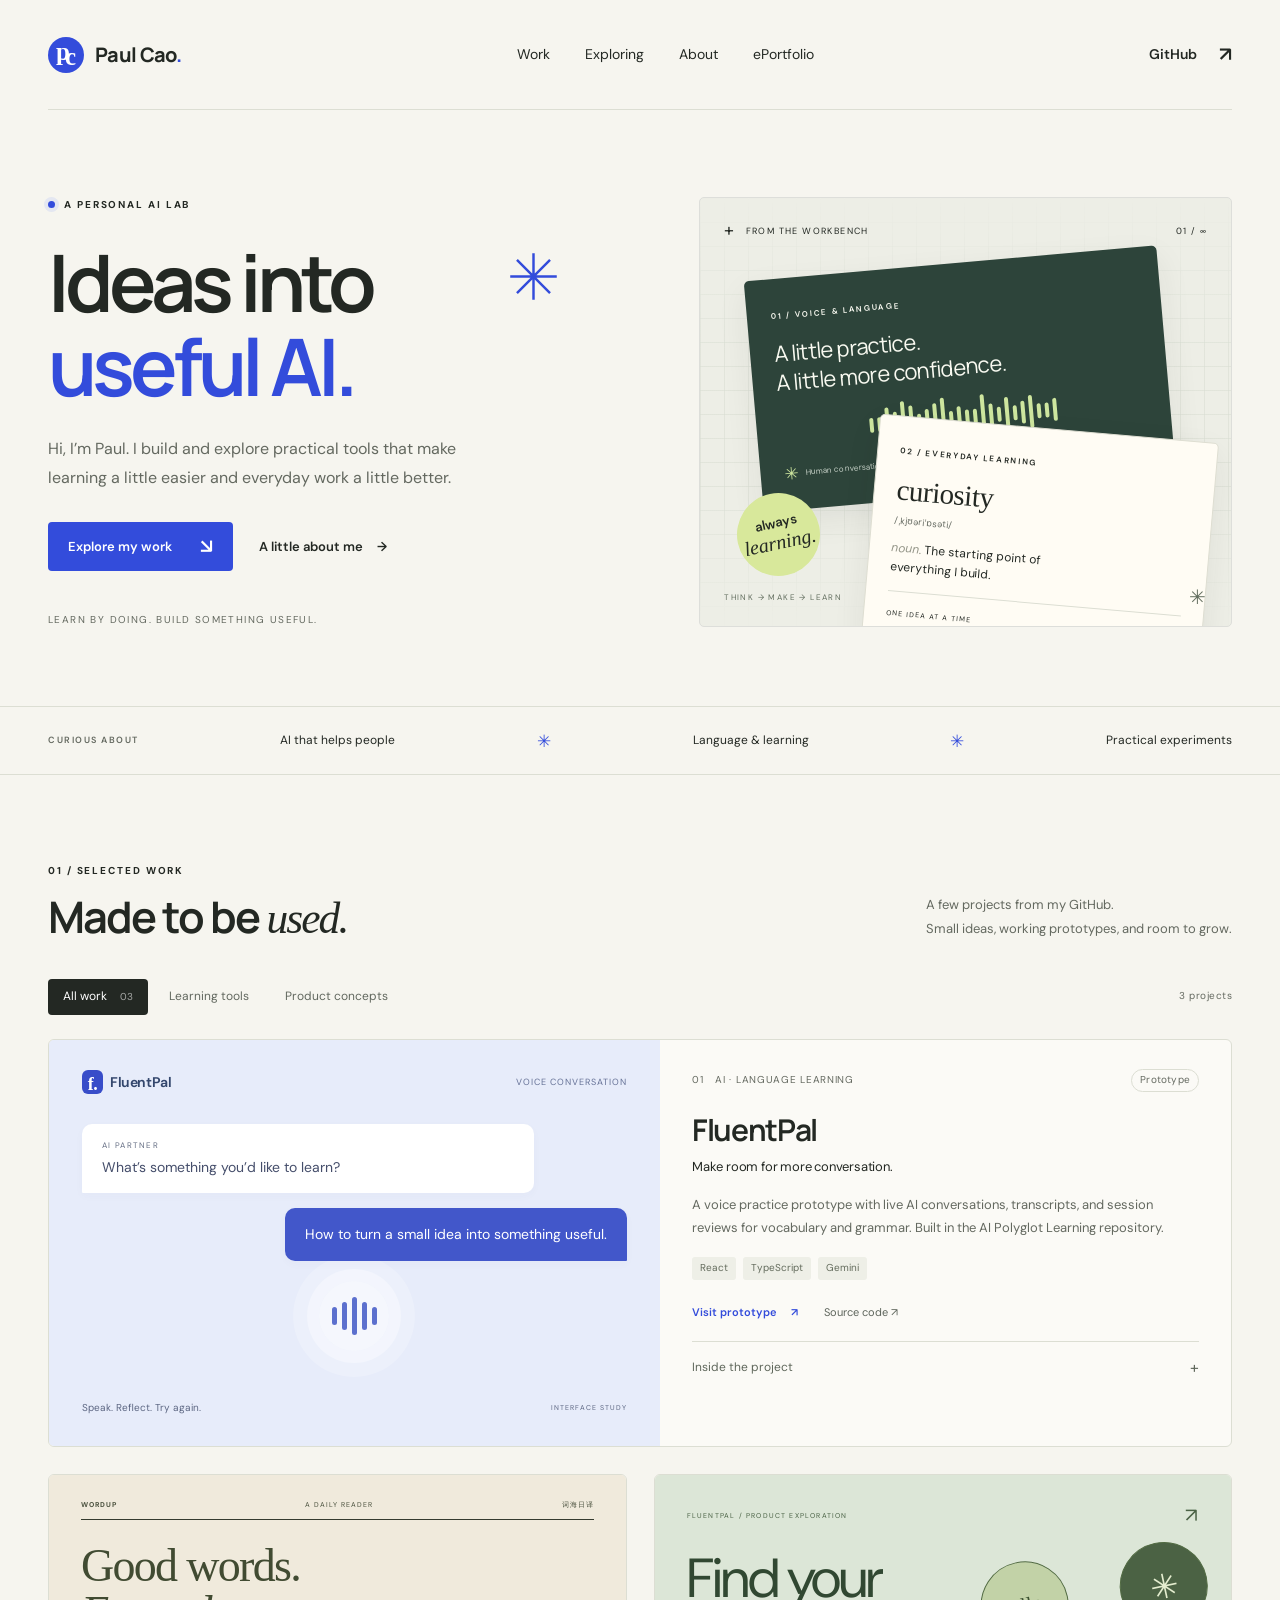
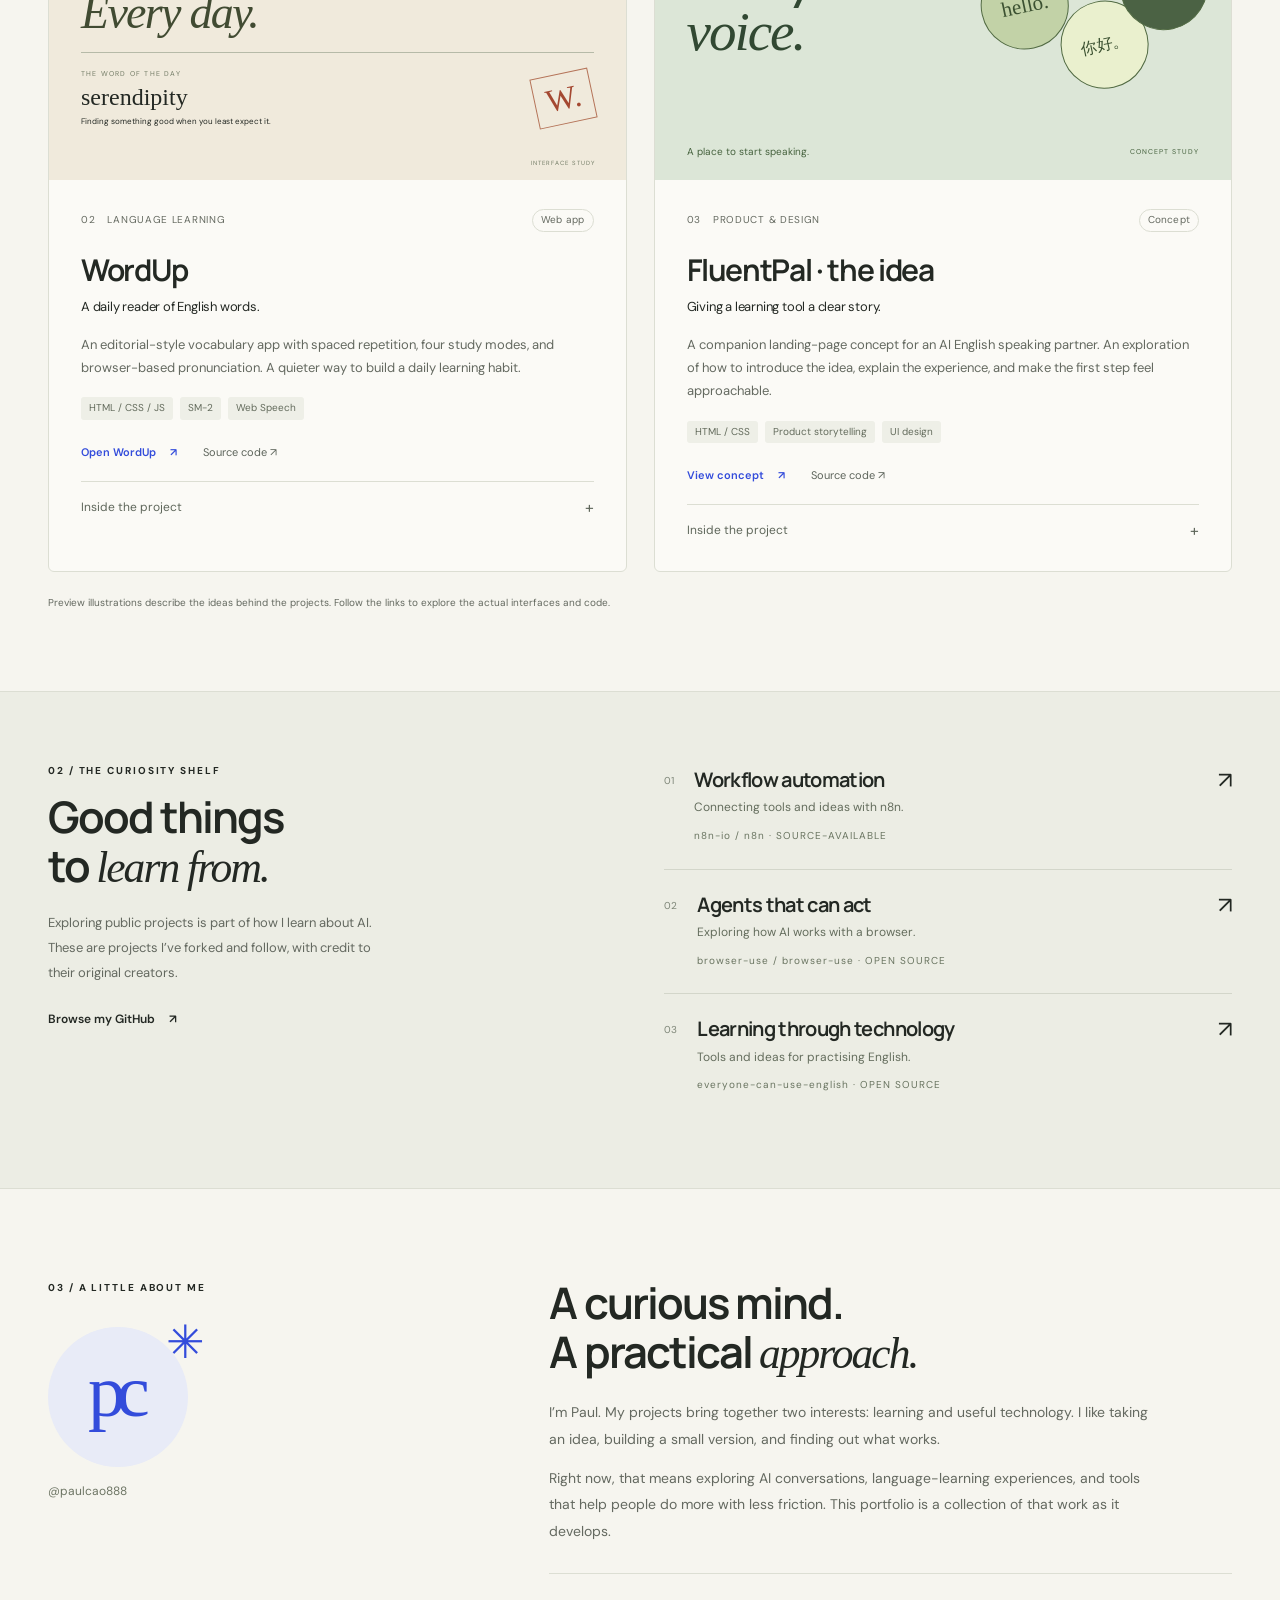
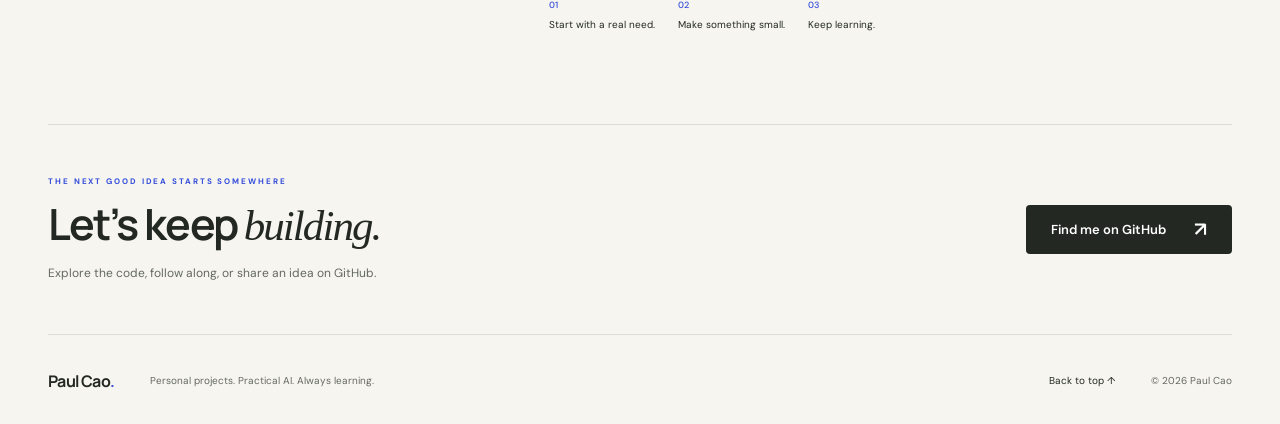
<file: index.html>
<!doctype html>
<html lang="en">
<head>
  <meta charset="utf-8">
  <meta name="viewport" content="width=device-width, initial-scale=1">
  <meta name="theme-color" content="#f6f5ef">
  <meta name="description" content="Paul Cao’s personal AI portfolio. Explore practical experiments in voice conversations, language learning, and useful everyday tools.">
  <meta property="og:title" content="Paul Cao — Ideas into useful AI">
  <meta property="og:description" content="A personal collection of AI experiments, learning tools, and things worth building.">
  <meta property="og:type" content="website">
  <meta property="og:url" content="https://paulcao888.github.io/">
  <link rel="canonical" href="https://paulcao888.github.io/">
  <link rel="icon" type="image/svg+xml" href="assets/favicon.svg">
  <link rel="stylesheet" href="styles.css">
  <script src="script.js" defer></script>
  <title>Paul Cao — Ideas into useful AI</title>
</head>
<body>
  <a class="skip-link" href="#main">Skip to content</a>
  <header class="site-header wrap">
    <a class="wordmark" href="#" aria-label="Paul Cao, home"><span class="monogram" aria-hidden="true">p<span>c</span></span>Paul Cao<span class="wordmark-dot">.</span></a>
    <nav aria-label="Main navigation"><a href="#work">Work</a><a href="#explore">Exploring</a><a href="#about">About</a><a href="eportfolio.html">ePortfolio</a></nav>
    <a class="header-github" href="https://github.com/paulcao888" target="_blank" rel="noopener noreferrer">GitHub <span aria-hidden="true">↗</span></a>
  </header>
  <main id="main">
    <section class="hero wrap" aria-labelledby="hero-heading">
      <div class="hero-copy">
        <p class="eyebrow"><span class="status-dot" aria-hidden="true"></span> A PERSONAL AI LAB</p>
        <h1 id="hero-heading">Ideas into<br><span>useful AI.</span><svg class="heading-star" viewBox="0 0 80 80" aria-hidden="true"><path d="M40 2v76M2 40h76M13 13l54 54M13 67l54-54"/></svg></h1>
        <p class="hero-intro">Hi, I’m Paul. I build and explore practical tools that make learning a little easier and everyday work a little better.</p>
        <div class="hero-actions"><a class="button button-primary" href="#work">Explore my work <span aria-hidden="true">↘</span></a><a class="text-link" href="#about">A little about me <span aria-hidden="true">→</span></a></div>
        <p class="hero-note">LEARN BY DOING. BUILD SOMETHING USEFUL.</p>
      </div>
      <div class="lab-visual" aria-label="Illustrated notebook of my interests: language, learning, and practical AI">
        <div class="visual-grid" aria-hidden="true"></div>
        <div class="visual-label"><span class="tiny-cross">+</span> FROM THE WORKBENCH <span>01 / ∞</span></div>
        <div class="idea-card voice-card"><span class="card-caption">01 / VOICE & LANGUAGE</span><div class="voice-title">A little practice.<br>A little more confidence.</div><div class="waveform" aria-hidden="true"><i></i><i></i><i></i><i></i><i></i><i></i><i></i><i></i><i></i><i></i><i></i><i></i><i></i><i></i><i></i><i></i><i></i><i></i><i></i><i></i><i></i><i></i><i></i><i></i></div><div class="voice-bottom"><span class="voice-symbol" aria-hidden="true">✳</span> Human conversations. AI possibilities.</div></div>
        <div class="idea-card word-card"><span class="card-caption">02 / EVERYDAY LEARNING</span><div class="word-card-title">curiosity<span> /ˌkjʊəriˈɒsəti/</span></div><p><em>noun.</em> The starting point of<br>everything I build.</p><div class="word-card-bottom">ONE IDEA AT A TIME <span aria-hidden="true">↗</span></div></div>
        <span class="visual-sticker">always<br><em>learning.</em></span>
        <div class="visual-footer"><span>THINK → MAKE → LEARN</span><span aria-hidden="true">✳</span></div>
      </div>
    </section>
    <div class="focus-strip"><div class="wrap"><span>CURIOUS ABOUT</span><span>AI that helps people</span><i aria-hidden="true">✳</i><span>Language & learning</span><i aria-hidden="true">✳</i><span>Practical experiments</span></div></div>
    <section class="work-section wrap" id="work" aria-labelledby="work-heading">
      <div class="section-heading"><div><p class="eyebrow">01 / SELECTED WORK</p><h2 id="work-heading">Made to be <em>used.</em></h2></div><p>A few projects from my GitHub.<br> Small ideas, working prototypes, and room to grow.</p></div>
      <div class="work-toolbar"><div class="filters" role="group" aria-label="Filter projects" hidden><button class="filter active" type="button" data-filter="all" aria-pressed="true">All work <span>03</span></button><button class="filter" type="button" data-filter="learning" aria-pressed="false">Learning tools</button><button class="filter" type="button" data-filter="concept" aria-pressed="false">Product concepts</button></div><span class="project-count" aria-live="polite">3 projects</span></div>
      <div class="project-grid">
        <article class="project project-featured" data-category="learning">
          <div class="project-preview preview-fluent" aria-label="Illustrative interface for the FluentPal voice conversation prototype">
            <div class="preview-topline"><span><b class="mini-logo">f.</b> FluentPal</span><span>VOICE CONVERSATION</span></div>
            <div class="conversation"><div class="chat-bubble chat-ai"><span>AI PARTNER</span>What’s something you’d like to learn?</div><div class="chat-bubble chat-human">How to turn a small idea into something useful.</div></div>
            <div class="voice-orb" aria-hidden="true"><span></span><span></span><span></span><span></span><span></span></div>
            <div class="preview-bottom"><span>Speak. Reflect. Try again.</span><span>INTERFACE STUDY</span></div>
          </div>
          <div class="project-body"><div class="project-meta"><span>01</span><span class="tag">AI · LANGUAGE LEARNING</span><span class="project-status">Prototype</span></div><h3>FluentPal</h3><p class="project-subtitle">Make room for more conversation.</p><p>A voice practice prototype with live AI conversations, transcripts, and session reviews for vocabulary and grammar. Built in the AI Polyglot Learning repository.</p><ul class="tech-list" aria-label="Technologies"><li>React</li><li>TypeScript</li><li>Gemini</li></ul><div class="project-links"><a class="text-link" href="https://ai-polyglot-learning.vercel.app" target="_blank" rel="noopener noreferrer">Visit prototype <span aria-hidden="true">↗</span></a><a href="https://github.com/paulcao888/AI-Polyglot-Learning" target="_blank" rel="noopener noreferrer">Source code <span aria-hidden="true">↗</span></a></div><details><summary>Inside the project <span aria-hidden="true">+</span></summary><p>The implementation connects live audio to Gemini and includes voice and accent-style selectors, transcripts, and AI-generated session reviews. These are practice features; the project does not establish validated pronunciation scores or learning outcomes.</p></details></div>
        </article>
        <article class="project" data-category="learning">
          <div class="project-preview preview-wordup" aria-label="Illustrative editorial interface for WordUp"><div class="wordup-masthead"><span>WORDUP</span><span>A DAILY READER</span><span>词海日译</span></div><div class="wordup-title">Good words.<br><em>Every day.</em></div><div class="wordup-rule"></div><div class="wordup-entry"><div><span>THE WORD OF THE DAY</span><strong>serendipity</strong><small>Finding something good when you least expect it.</small></div><span class="wordup-stamp" aria-hidden="true">W.</span></div><span class="study-caption">INTERFACE STUDY</span></div>
          <div class="project-body"><div class="project-meta"><span>02</span><span class="tag">LANGUAGE LEARNING</span><span class="project-status">Web app</span></div><h3>WordUp</h3><p class="project-subtitle">A daily reader of English words.</p><p>An editorial-style vocabulary app with spaced repetition, four study modes, and browser-based pronunciation. A quieter way to build a daily learning habit.</p><ul class="tech-list" aria-label="Technologies"><li>HTML / CSS / JS</li><li>SM-2</li><li>Web Speech</li></ul><div class="project-links"><a class="text-link" href="https://wordup-phi.vercel.app" target="_blank" rel="noopener noreferrer">Open WordUp <span aria-hidden="true">↗</span></a><a href="https://github.com/paulcao888/wordup" target="_blank" rel="noopener noreferrer">Source code <span aria-hidden="true">↗</span></a></div><details><summary>Inside the project <span aria-hidden="true">+</span></summary><p>A buildless web app with recognition, translation, spelling, and cloze exercises. Progress is saved in the browser on one device. AI-generated mnemonics and cross-device sync are roadmap ideas, rather than shipped features.</p></details></div>
        </article>
        <article class="project" data-category="concept">
          <div class="project-preview preview-concept" aria-label="Illustrative product direction for the FluentPal landing page"><div class="concept-top"><span>FLUENTPAL / PRODUCT EXPLORATION</span><span aria-hidden="true">↗</span></div><div class="concept-title">Find your<br><em>voice.</em></div><div class="concept-circles" aria-hidden="true"><span>hello.</span><span>你好。</span><span>✳</span></div><div class="preview-bottom"><span>A place to start speaking.</span><span>CONCEPT STUDY</span></div></div>
          <div class="project-body"><div class="project-meta"><span>03</span><span class="tag">PRODUCT & DESIGN</span><span class="project-status">Concept</span></div><h3>FluentPal · the idea</h3><p class="project-subtitle">Giving a learning tool a clear story.</p><p>A companion landing-page concept for an AI English speaking partner. An exploration of how to introduce the idea, explain the experience, and make the first step feel approachable.</p><ul class="tech-list" aria-label="Technologies"><li>HTML / CSS</li><li>Product storytelling</li><li>UI design</li></ul><div class="project-links"><a class="text-link" href="https://everyone-speak-english.vercel.app" target="_blank" rel="noopener noreferrer">View concept <span aria-hidden="true">↗</span></a><a href="https://github.com/paulcao888/everyone-speak-English" target="_blank" rel="noopener noreferrer">Source code <span aria-hidden="true">↗</span></a></div><details><summary>Inside the project <span aria-hidden="true">+</span></summary><p>This is a product presentation, related to the FluentPal conversation prototype above. Marketing examples on the concept page should not be read as verified customer results or evidence of production readiness.</p></details></div>
        </article>
      </div>
      <p class="work-footnote">Preview illustrations describe the ideas behind the projects. Follow the links to explore the actual interfaces and code.</p>
    </section>
    <section class="explore-section" id="explore" aria-labelledby="explore-heading"><div class="wrap explore-layout"><div class="explore-intro"><p class="eyebrow">02 / THE CURIOSITY SHELF</p><h2 id="explore-heading">Good things<br>to <em>learn from.</em></h2><p>Exploring public projects is part of how I learn about AI. These are projects I’ve forked and follow, with credit to their original creators.</p><a class="text-link" href="https://github.com/paulcao888?tab=repositories" target="_blank" rel="noopener noreferrer">Browse my GitHub <span aria-hidden="true">↗</span></a></div><div class="explore-list"><a href="https://github.com/n8n-io/n8n" target="_blank" rel="noopener noreferrer"><span class="explore-number">01</span><div><h3>Workflow automation</h3><p>Connecting tools and ideas with n8n.</p><span>n8n-io / n8n · SOURCE-AVAILABLE</span></div><span class="explore-arrow" aria-hidden="true">↗</span></a><a href="https://github.com/browser-use/browser-use" target="_blank" rel="noopener noreferrer"><span class="explore-number">02</span><div><h3>Agents that can act</h3><p>Exploring how AI works with a browser.</p><span>browser-use / browser-use · OPEN SOURCE</span></div><span class="explore-arrow" aria-hidden="true">↗</span></a><a href="https://github.com/ZuodaoTech/everyone-can-use-english" target="_blank" rel="noopener noreferrer"><span class="explore-number">03</span><div><h3>Learning through technology</h3><p>Tools and ideas for practising English.</p><span>everyone-can-use-english · OPEN SOURCE</span></div><span class="explore-arrow" aria-hidden="true">↗</span></a></div></div></section>
    <section class="about-section wrap" id="about" aria-labelledby="about-heading"><div class="about-label"><p class="eyebrow">03 / A LITTLE ABOUT ME</p><div class="about-monogram" aria-hidden="true">pc<span>✳</span></div><span class="about-handle">@paulcao888</span></div><div class="about-copy"><h2 id="about-heading">A curious mind.<br>A practical <em>approach.</em></h2><p>I’m Paul. My projects bring together two interests: learning and useful technology. I like taking an idea, building a small version, and finding out what works.</p><p>Right now, that means exploring AI conversations, language-learning experiences, and tools that help people do more with less friction. This portfolio is a collection of that work as it develops.</p><div class="principles"><span><b>01</b> Start with a real need.</span><span><b>02</b> Make something small.</span><span><b>03</b> Keep learning.</span></div></div></section>
    <section class="contact-section wrap" aria-labelledby="contact-heading"><div><p class="eyebrow">THE NEXT GOOD IDEA STARTS SOMEWHERE</p><h2 id="contact-heading">Let’s keep <em>building.</em></h2><p>Explore the code, follow along, or share an idea on GitHub.</p></div><a class="button button-dark" href="https://github.com/paulcao888" target="_blank" rel="noopener noreferrer">Find me on GitHub <span aria-hidden="true">↗</span></a></section>
  </main>
  <footer class="site-footer wrap"><a class="footer-brand" href="#">Paul Cao<span>.</span></a><p>Personal projects. Practical AI. Always learning.</p><a href="#main">Back to top <span aria-hidden="true">↑</span></a><small>© <span id="year">2026</span> Paul Cao</small></footer>
</body>
</html>
</file>
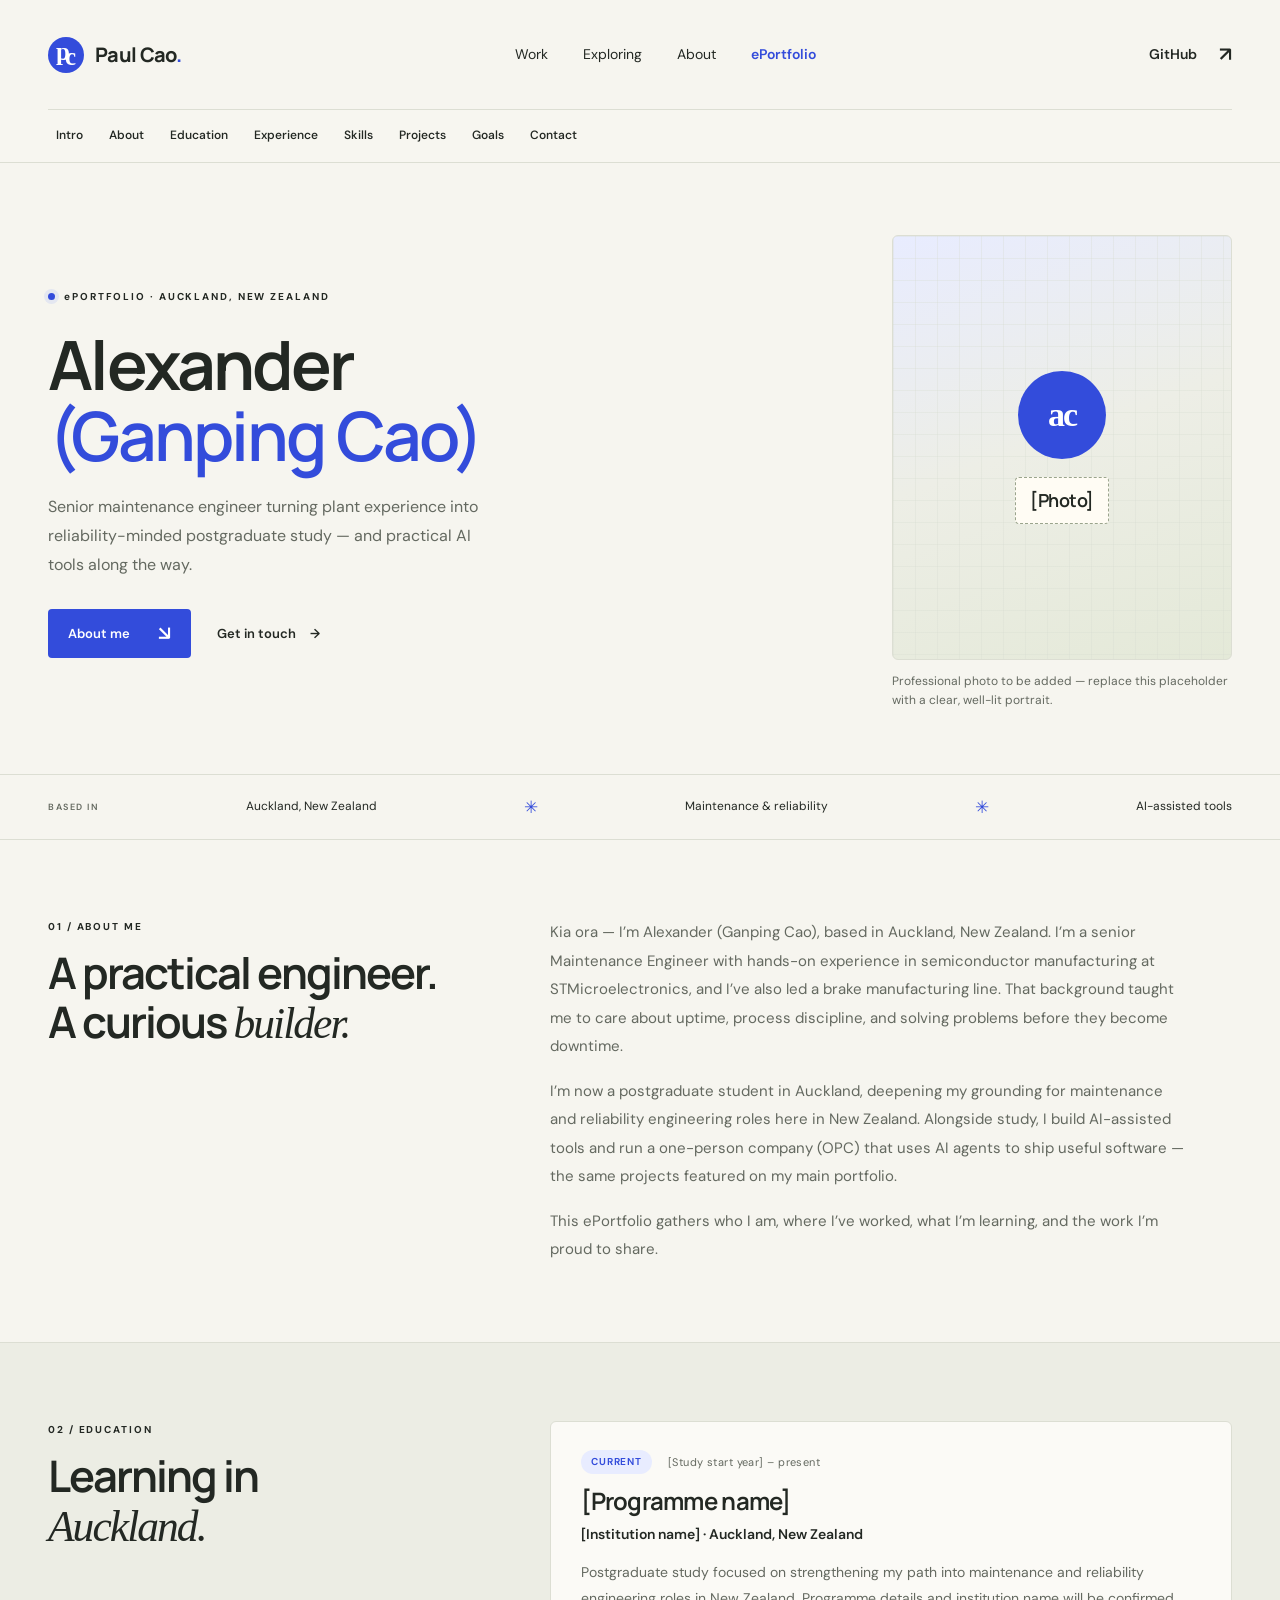
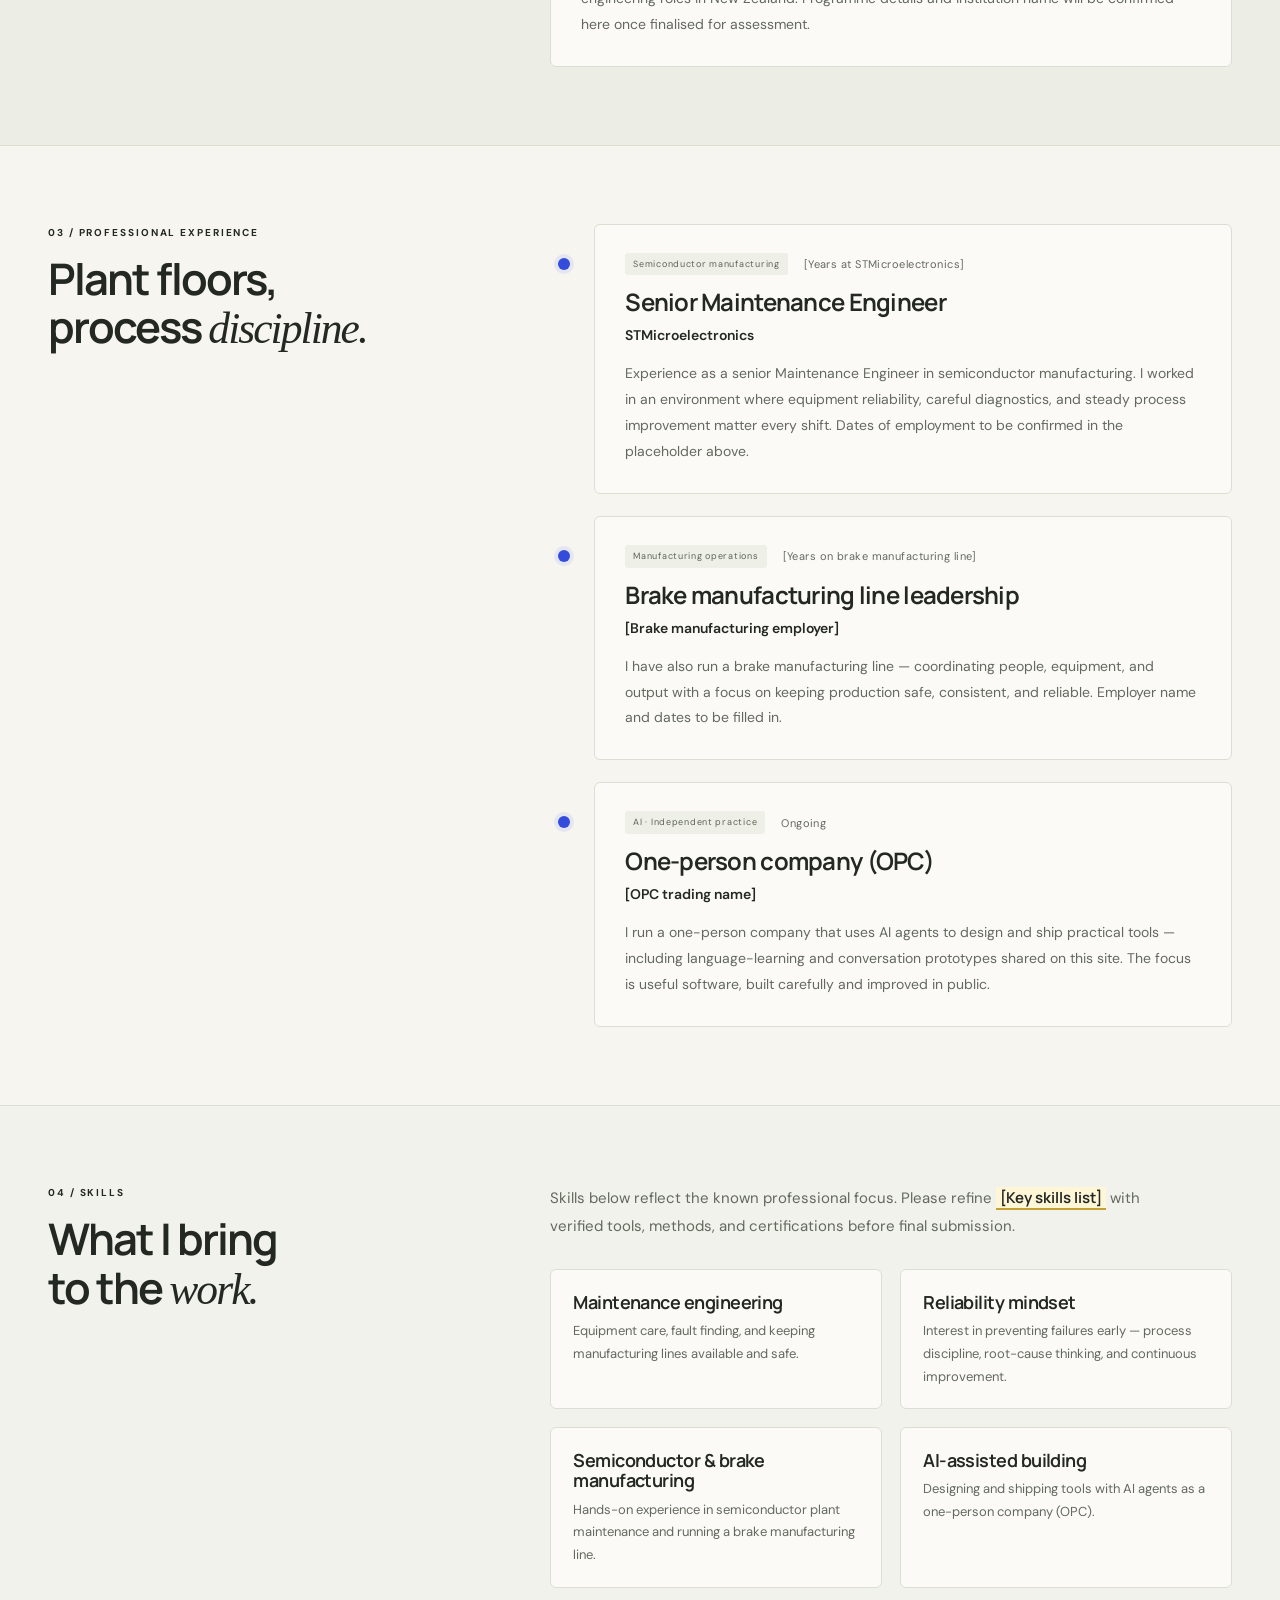
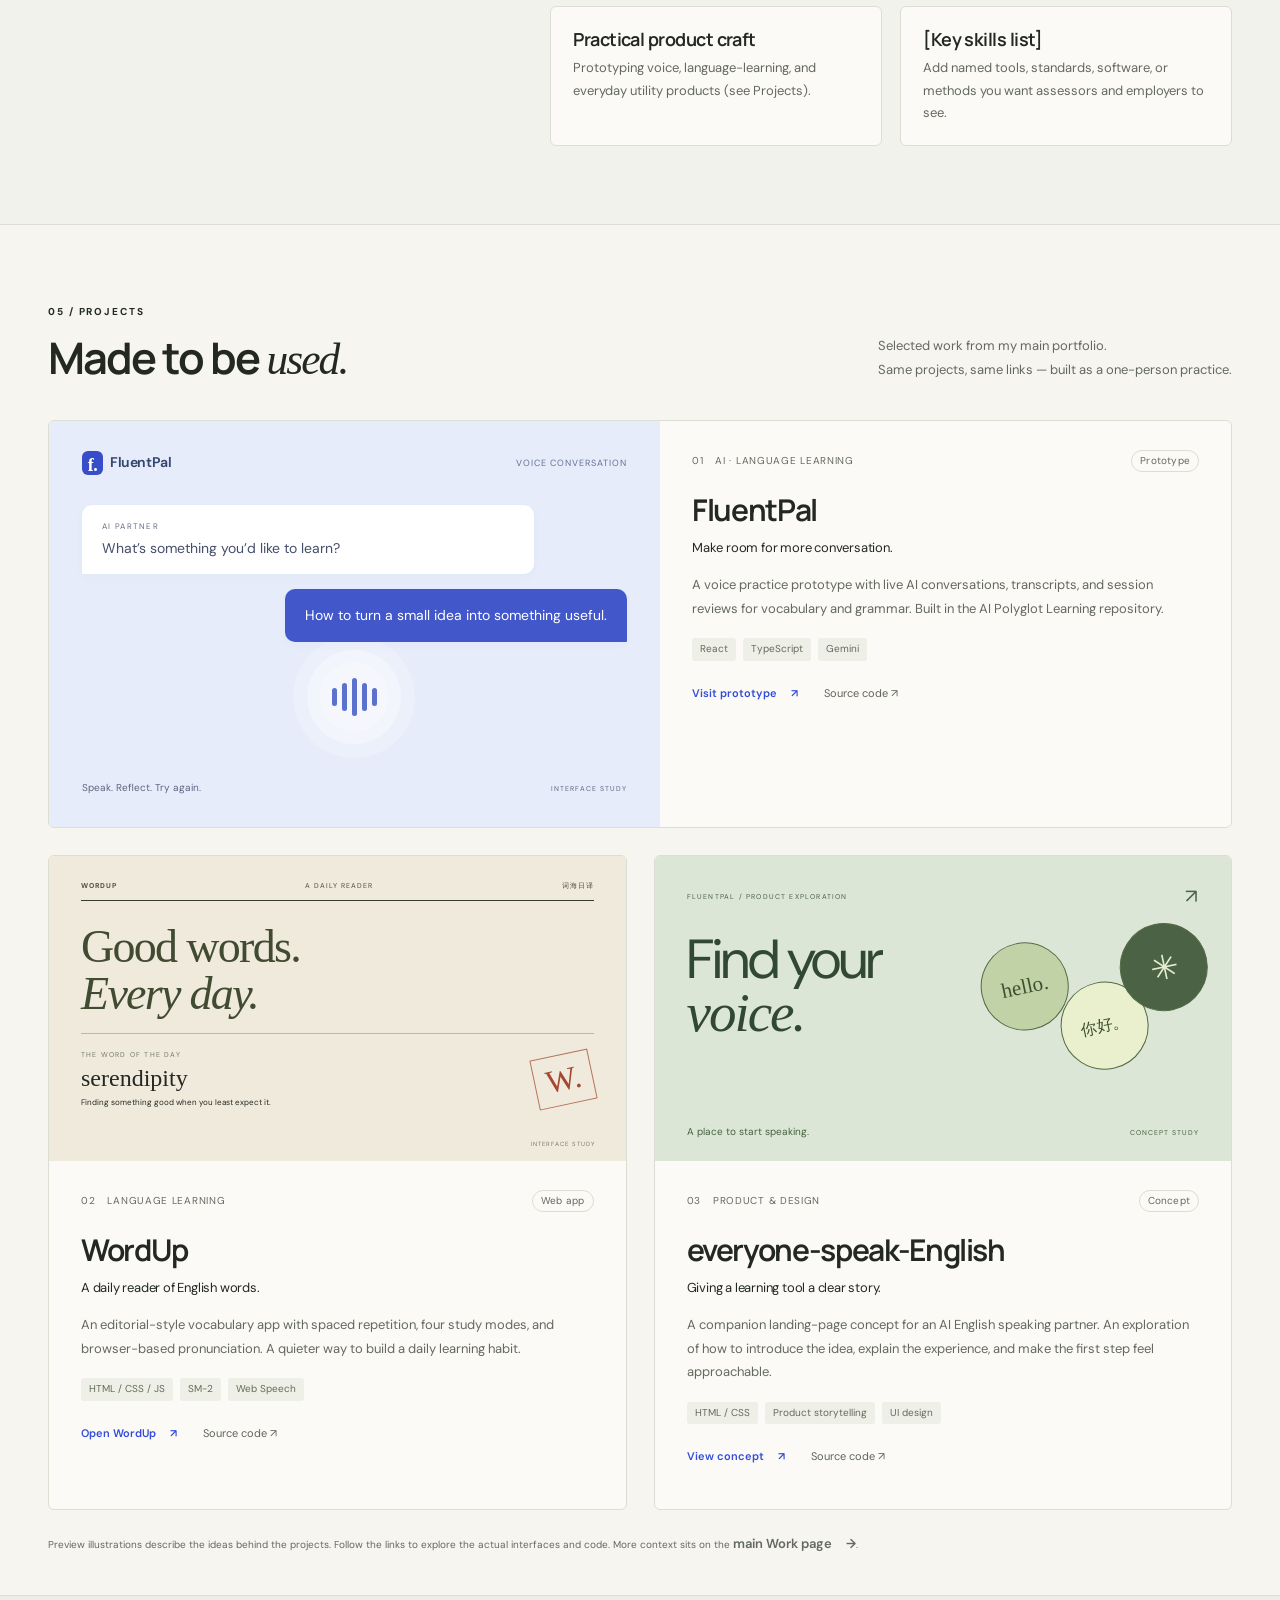
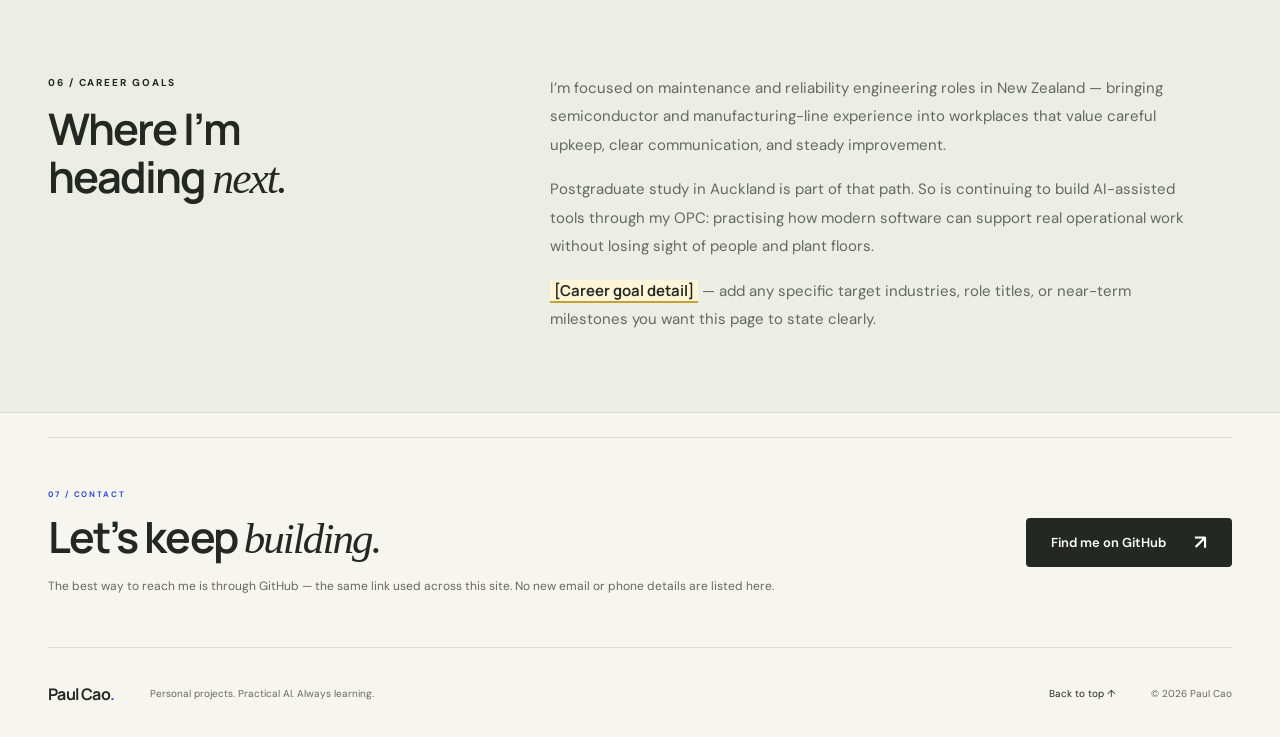
<file: eportfolio.html>
<!doctype html>
<html lang="en-NZ">
<head>
  <!--
    PLACEHOLDERS TO FILL IN (also marked in the page with [square brackets]):
    1. [Photo] — professional headshot or portrait
    2. [Institution name] — Auckland postgraduate institution
    3. [Programme name] — current postgraduate programme
    4. [Study start year] — when postgraduate study began
    5. [Years at STMicroelectronics] — duration or dates in role
    6. [Brake manufacturing employer] — company or plant name for the brake line
    7. [Years on brake manufacturing line] — duration or dates leading that line
    8. [OPC trading name] — registered or trading name of the one-person company
    9. [Key skills list] — refine or expand the skills list with verified tools and methods
    10. [Career goal detail] — specific target roles, industries, or timeline in NZ
  -->
  <meta charset="utf-8">
  <meta name="viewport" content="width=device-width, initial-scale=1">
  <meta name="theme-color" content="#f6f5ef">
  <meta name="description" content="ePortfolio for Alexander (Ganping Cao) — maintenance and reliability engineering, postgraduate study in Auckland, and practical AI tools.">
  <meta property="og:title" content="Alexander (Ganping Cao) — ePortfolio">
  <meta property="og:description" content="About me: maintenance engineering experience, postgraduate study in Auckland, and AI-assisted tools built as a one-person company.">
  <meta property="og:type" content="website">
  <meta property="og:url" content="https://paulcao888.github.io/eportfolio.html">
  <link rel="canonical" href="https://paulcao888.github.io/eportfolio.html">
  <link rel="icon" type="image/svg+xml" href="assets/favicon.svg">
  <link rel="stylesheet" href="styles.css">
  <script src="script.js" defer></script>
  <title>Alexander (Ganping Cao) — ePortfolio</title>
</head>
<body class="eportfolio-page">
  <a class="skip-link" href="#main">Skip to content</a>
  <header class="site-header wrap">
    <a class="wordmark" href="index.html" aria-label="Paul Cao, home"><span class="monogram" aria-hidden="true">p<span>c</span></span>Paul Cao<span class="wordmark-dot">.</span></a>
    <nav aria-label="Main navigation">
      <a href="index.html#work">Work</a>
      <a href="index.html#explore">Exploring</a>
      <a href="index.html#about">About</a>
      <a href="eportfolio.html" aria-current="page">ePortfolio</a>
    </nav>
    <a class="header-github" href="https://github.com/paulcao888" target="_blank" rel="noopener noreferrer">GitHub <span aria-hidden="true">↗</span></a>
  </header>

  <nav class="ep-anchor-nav" aria-label="ePortfolio sections">
    <div class="wrap ep-anchor-nav-inner">
      <a href="#hero">Intro</a>
      <a href="#about-me">About</a>
      <a href="#education">Education</a>
      <a href="#experience">Experience</a>
      <a href="#skills">Skills</a>
      <a href="#projects">Projects</a>
      <a href="#goals">Goals</a>
      <a href="#contact">Contact</a>
    </div>
  </nav>

  <main id="main">
    <section class="ep-hero wrap" id="hero" aria-labelledby="ep-hero-heading">
      <div class="ep-hero-copy">
        <p class="eyebrow"><span class="status-dot" aria-hidden="true"></span> ePORTFOLIO · AUCKLAND, NEW ZEALAND</p>
        <h1 id="ep-hero-heading">Alexander<br><span>(Ganping Cao)</span></h1>
        <p class="ep-tagline">Senior maintenance engineer turning plant experience into reliability-minded postgraduate study — and practical AI tools along the way.</p>
        <div class="hero-actions">
          <a class="button button-primary" href="#about-me">About me <span aria-hidden="true">↘</span></a>
          <a class="text-link" href="#contact">Get in touch <span aria-hidden="true">→</span></a>
        </div>
      </div>
      <figure class="ep-photo-placeholder">
        <div class="ep-photo-frame" role="img" aria-label="Photo placeholder for Alexander (Ganping Cao)">
          <span class="ep-photo-mark" aria-hidden="true">ac</span>
          <span class="ep-photo-label">[Photo]</span>
        </div>
        <figcaption>Professional photo to be added — replace this placeholder with a clear, well-lit portrait.</figcaption>
      </figure>
    </section>

    <div class="ep-focus-strip" aria-hidden="true">
      <div class="wrap">
        <span>BASED IN</span>
        <span>Auckland, New Zealand</span>
        <i>✳</i>
        <span>Maintenance &amp; reliability</span>
        <i>✳</i>
        <span>AI-assisted tools</span>
      </div>
    </div>

    <section class="ep-section wrap" id="about-me" aria-labelledby="about-me-heading">
      <div class="ep-section-label">
        <p class="eyebrow">01 / ABOUT ME</p>
        <h2 id="about-me-heading">A practical engineer.<br>A curious <em>builder.</em></h2>
      </div>
      <div class="ep-section-body">
        <p>Kia ora — I’m Alexander (Ganping Cao), based in Auckland, New Zealand. I’m a senior Maintenance Engineer with hands-on experience in semiconductor manufacturing at STMicroelectronics, and I’ve also led a brake manufacturing line. That background taught me to care about uptime, process discipline, and solving problems before they become downtime.</p>
        <p>I’m now a postgraduate student in Auckland, deepening my grounding for maintenance and reliability engineering roles here in New Zealand. Alongside study, I build AI-assisted tools and run a one-person company (OPC) that uses AI agents to ship useful software — the same projects featured on my main portfolio.</p>
        <p>This ePortfolio gathers who I am, where I’ve worked, what I’m learning, and the work I’m proud to share.</p>
      </div>
    </section>

    <section class="ep-section ep-section-alt" id="education" aria-labelledby="education-heading">
      <div class="wrap ep-section-inner">
        <div class="ep-section-label">
          <p class="eyebrow">02 / EDUCATION</p>
          <h2 id="education-heading">Learning in<br><em>Auckland.</em></h2>
        </div>
        <div class="ep-section-body">
          <article class="ep-card">
            <div class="ep-card-meta">
              <span class="ep-card-status">Current</span>
              <span>[Study start year] – present</span>
            </div>
            <h3>[Programme name]</h3>
            <p class="ep-card-org">[Institution name] · Auckland, New Zealand</p>
            <p>Postgraduate study focused on strengthening my path into maintenance and reliability engineering roles in New Zealand. Programme details and institution name will be confirmed here once finalised for assessment.</p>
          </article>
        </div>
      </div>
    </section>

    <section class="ep-section wrap" id="experience" aria-labelledby="experience-heading">
      <div class="ep-section-label">
        <p class="eyebrow">03 / PROFESSIONAL EXPERIENCE</p>
        <h2 id="experience-heading">Plant floors,<br>process <em>discipline.</em></h2>
      </div>
      <div class="ep-section-body ep-timeline">
        <article class="ep-timeline-item">
          <div class="ep-timeline-marker" aria-hidden="true"></div>
          <div class="ep-card">
            <div class="ep-card-meta">
              <span class="tag">Semiconductor manufacturing</span>
              <span>[Years at STMicroelectronics]</span>
            </div>
            <h3>Senior Maintenance Engineer</h3>
            <p class="ep-card-org">STMicroelectronics</p>
            <p>Experience as a senior Maintenance Engineer in semiconductor manufacturing. I worked in an environment where equipment reliability, careful diagnostics, and steady process improvement matter every shift. Dates of employment to be confirmed in the placeholder above.</p>
          </div>
        </article>
        <article class="ep-timeline-item">
          <div class="ep-timeline-marker" aria-hidden="true"></div>
          <div class="ep-card">
            <div class="ep-card-meta">
              <span class="tag">Manufacturing operations</span>
              <span>[Years on brake manufacturing line]</span>
            </div>
            <h3>Brake manufacturing line leadership</h3>
            <p class="ep-card-org">[Brake manufacturing employer]</p>
            <p>I have also run a brake manufacturing line — coordinating people, equipment, and output with a focus on keeping production safe, consistent, and reliable. Employer name and dates to be filled in.</p>
          </div>
        </article>
        <article class="ep-timeline-item">
          <div class="ep-timeline-marker" aria-hidden="true"></div>
          <div class="ep-card">
            <div class="ep-card-meta">
              <span class="tag">AI · Independent practice</span>
              <span>Ongoing</span>
            </div>
            <h3>One-person company (OPC)</h3>
            <p class="ep-card-org">[OPC trading name]</p>
            <p>I run a one-person company that uses AI agents to design and ship practical tools — including language-learning and conversation prototypes shared on this site. The focus is useful software, built carefully and improved in public.</p>
          </div>
        </article>
      </div>
    </section>

    <section class="ep-section ep-section-muted" id="skills" aria-labelledby="skills-heading">
      <div class="wrap ep-section-inner">
        <div class="ep-section-label">
          <p class="eyebrow">04 / SKILLS</p>
          <h2 id="skills-heading">What I bring<br>to the <em>work.</em></h2>
        </div>
        <div class="ep-section-body">
          <p class="ep-skills-note">Skills below reflect the known professional focus. Please refine <span class="ep-placeholder-inline">[Key skills list]</span> with verified tools, methods, and certifications before final submission.</p>
          <ul class="ep-skills-grid">
            <li>
              <h3>Maintenance engineering</h3>
              <p>Equipment care, fault finding, and keeping manufacturing lines available and safe.</p>
            </li>
            <li>
              <h3>Reliability mindset</h3>
              <p>Interest in preventing failures early — process discipline, root-cause thinking, and continuous improvement.</p>
            </li>
            <li>
              <h3>Semiconductor &amp; brake manufacturing</h3>
              <p>Hands-on experience in semiconductor plant maintenance and running a brake manufacturing line.</p>
            </li>
            <li>
              <h3>AI-assisted building</h3>
              <p>Designing and shipping tools with AI agents as a one-person company (OPC).</p>
            </li>
            <li>
              <h3>Practical product craft</h3>
              <p>Prototyping voice, language-learning, and everyday utility products (see Projects).</p>
            </li>
            <li>
              <h3>[Key skills list]</h3>
              <p>Add named tools, standards, software, or methods you want assessors and employers to see.</p>
            </li>
          </ul>
        </div>
      </div>
    </section>

    <section class="ep-section wrap" id="projects" aria-labelledby="projects-heading">
      <div class="section-heading">
        <div>
          <p class="eyebrow">05 / PROJECTS</p>
          <h2 id="projects-heading">Made to be <em>used.</em></h2>
        </div>
        <p>Selected work from my main portfolio.<br> Same projects, same links — built as a one-person practice.</p>
      </div>
      <div class="project-grid ep-project-grid">
        <article class="project project-featured" data-category="learning">
          <div class="project-preview preview-fluent" aria-label="Illustrative interface for the FluentPal voice conversation prototype">
            <div class="preview-topline"><span><b class="mini-logo">f.</b> FluentPal</span><span>VOICE CONVERSATION</span></div>
            <div class="conversation"><div class="chat-bubble chat-ai"><span>AI PARTNER</span>What’s something you’d like to learn?</div><div class="chat-bubble chat-human">How to turn a small idea into something useful.</div></div>
            <div class="voice-orb" aria-hidden="true"><span></span><span></span><span></span><span></span><span></span></div>
            <div class="preview-bottom"><span>Speak. Reflect. Try again.</span><span>INTERFACE STUDY</span></div>
          </div>
          <div class="project-body">
            <div class="project-meta"><span>01</span><span class="tag">AI · LANGUAGE LEARNING</span><span class="project-status">Prototype</span></div>
            <h3>FluentPal</h3>
            <p class="project-subtitle">Make room for more conversation.</p>
            <p>A voice practice prototype with live AI conversations, transcripts, and session reviews for vocabulary and grammar. Built in the AI Polyglot Learning repository.</p>
            <ul class="tech-list" aria-label="Technologies"><li>React</li><li>TypeScript</li><li>Gemini</li></ul>
            <div class="project-links">
              <a class="text-link" href="https://ai-polyglot-learning.vercel.app" target="_blank" rel="noopener noreferrer">Visit prototype <span aria-hidden="true">↗</span></a>
              <a href="https://github.com/paulcao888/AI-Polyglot-Learning" target="_blank" rel="noopener noreferrer">Source code <span aria-hidden="true">↗</span></a>
            </div>
          </div>
        </article>
        <article class="project" data-category="learning">
          <div class="project-preview preview-wordup" aria-label="Illustrative editorial interface for WordUp">
            <div class="wordup-masthead"><span>WORDUP</span><span>A DAILY READER</span><span>词海日译</span></div>
            <div class="wordup-title">Good words.<br><em>Every day.</em></div>
            <div class="wordup-rule"></div>
            <div class="wordup-entry"><div><span>THE WORD OF THE DAY</span><strong>serendipity</strong><small>Finding something good when you least expect it.</small></div><span class="wordup-stamp" aria-hidden="true">W.</span></div>
            <span class="study-caption">INTERFACE STUDY</span>
          </div>
          <div class="project-body">
            <div class="project-meta"><span>02</span><span class="tag">LANGUAGE LEARNING</span><span class="project-status">Web app</span></div>
            <h3>WordUp</h3>
            <p class="project-subtitle">A daily reader of English words.</p>
            <p>An editorial-style vocabulary app with spaced repetition, four study modes, and browser-based pronunciation. A quieter way to build a daily learning habit.</p>
            <ul class="tech-list" aria-label="Technologies"><li>HTML / CSS / JS</li><li>SM-2</li><li>Web Speech</li></ul>
            <div class="project-links">
              <a class="text-link" href="https://wordup-phi.vercel.app" target="_blank" rel="noopener noreferrer">Open WordUp <span aria-hidden="true">↗</span></a>
              <a href="https://github.com/paulcao888/wordup" target="_blank" rel="noopener noreferrer">Source code <span aria-hidden="true">↗</span></a>
            </div>
          </div>
        </article>
        <article class="project" data-category="concept">
          <div class="project-preview preview-concept" aria-label="Illustrative product direction for the FluentPal landing page">
            <div class="concept-top"><span>FLUENTPAL / PRODUCT EXPLORATION</span><span aria-hidden="true">↗</span></div>
            <div class="concept-title">Find your<br><em>voice.</em></div>
            <div class="concept-circles" aria-hidden="true"><span>hello.</span><span>你好。</span><span>✳</span></div>
            <div class="preview-bottom"><span>A place to start speaking.</span><span>CONCEPT STUDY</span></div>
          </div>
          <div class="project-body">
            <div class="project-meta"><span>03</span><span class="tag">PRODUCT &amp; DESIGN</span><span class="project-status">Concept</span></div>
            <h3>everyone-speak-English</h3>
            <p class="project-subtitle">Giving a learning tool a clear story.</p>
            <p>A companion landing-page concept for an AI English speaking partner. An exploration of how to introduce the idea, explain the experience, and make the first step feel approachable.</p>
            <ul class="tech-list" aria-label="Technologies"><li>HTML / CSS</li><li>Product storytelling</li><li>UI design</li></ul>
            <div class="project-links">
              <a class="text-link" href="https://everyone-speak-english.vercel.app" target="_blank" rel="noopener noreferrer">View concept <span aria-hidden="true">↗</span></a>
              <a href="https://github.com/paulcao888/everyone-speak-English" target="_blank" rel="noopener noreferrer">Source code <span aria-hidden="true">↗</span></a>
            </div>
          </div>
        </article>
      </div>
      <p class="work-footnote">Preview illustrations describe the ideas behind the projects. Follow the links to explore the actual interfaces and code. More context sits on the <a class="text-link" href="index.html#work">main Work page <span aria-hidden="true">→</span></a>.</p>
    </section>

    <section class="ep-section ep-section-alt" id="goals" aria-labelledby="goals-heading">
      <div class="wrap ep-section-inner">
        <div class="ep-section-label">
          <p class="eyebrow">06 / CAREER GOALS</p>
          <h2 id="goals-heading">Where I’m<br>heading <em>next.</em></h2>
        </div>
        <div class="ep-section-body">
          <p>I’m focused on maintenance and reliability engineering roles in New Zealand — bringing semiconductor and manufacturing-line experience into workplaces that value careful upkeep, clear communication, and steady improvement.</p>
          <p>Postgraduate study in Auckland is part of that path. So is continuing to build AI-assisted tools through my OPC: practising how modern software can support real operational work without losing sight of people and plant floors.</p>
          <p><span class="ep-placeholder-inline">[Career goal detail]</span> — add any specific target industries, role titles, or near-term milestones you want this page to state clearly.</p>
        </div>
      </div>
    </section>

    <section class="contact-section wrap" id="contact" aria-labelledby="contact-heading">
      <div>
        <p class="eyebrow">07 / CONTACT</p>
        <h2 id="contact-heading">Let’s keep <em>building.</em></h2>
        <p>The best way to reach me is through GitHub — the same link used across this site. No new email or phone details are listed here.</p>
      </div>
      <a class="button button-dark" href="https://github.com/paulcao888" target="_blank" rel="noopener noreferrer">Find me on GitHub <span aria-hidden="true">↗</span></a>
    </section>
  </main>

  <footer class="site-footer wrap">
    <a class="footer-brand" href="index.html">Paul Cao<span>.</span></a>
    <p>Personal projects. Practical AI. Always learning.</p>
    <a href="#main">Back to top <span aria-hidden="true">↑</span></a>
    <small>© <span id="year">2026</span> Paul Cao</small>
  </footer>
</body>
</html>
</file>
<file: styles.css>
@import url('https://fonts.googleapis.com/css2?family=DM+Sans:wght@400;450;500;550;600;650;700&family=Manrope:wght@400;500;600;650;700;750;800&display=swap');
:root {
  --paper:#f6f5ef;
  --ink:#232823;
  --muted:#646960;
  --line:#dcded3;
  --blue:#334cdb;
  --blue-light:#e8ecff;
  --serif:Georgia,'Times New Roman',serif;
  --sans:'DM Sans',Arial,sans-serif;
  --heading:'Manrope',Arial,sans-serif
}

* {
  box-sizing:border-box
}

html {
  scroll-behavior:smooth;
  scroll-padding-top:35px
}

body {
  margin:0;
  background:var(--paper);
  color:var(--ink);
  font-family:var(--sans);
  font-size:16px;
  line-height:1.65;
  -webkit-font-smoothing:antialiased
}

a {
  color:inherit;
  text-decoration:none
}

button {
  font:inherit
}

a,button,summary {
  -webkit-tap-highlight-color:transparent
}

button,summary {
  cursor:pointer
}

button:focus-visible,a:focus-visible,summary:focus-visible {
  outline:3px solid var(--blue);
  outline-offset:5px
}

::selection {
  background:#d5ddff
}

h1,h2,h3,p {
  margin:0
}

h1,h2,h3 {
  font-family:var(--heading);
  line-height:1.12;
  font-weight:650;
  letter-spacing:-.045em
}

h2 {
  font-size:clamp(32px,3.4vw,48px)
}

h2 em {
  font-family:var(--serif);
  font-weight:400
}

h3 {
  font-size:30px
}

.wrap {
  width:min(1220px,calc(100% - 96px));
  margin-inline:auto
}

.site-header {
  height:110px;
  display:flex;
  align-items:center;
  justify-content:space-between;
  border-bottom:1px solid var(--line)
}

.wordmark {
  display:flex;
  align-items:center;
  font-family:var(--heading);
  font-weight:750;
  font-size:20px;
  letter-spacing:-.7px
}

.wordmark-dot {
  color:var(--blue)
}

.monogram {
  position:relative;
  display:inline-flex;
  background:var(--blue);
  color:#fff;
  width:36px;
  height:36px;
  border-radius:50%;
  justify-content:center;
  align-items:center;
  margin-right:11px;
  font:700 25px var(--serif);
  letter-spacing:-5px;
  padding-right:5px;
  padding-bottom:6px
}

.monogram span {
  position:relative;
  top:5px
}

.site-header nav {
  display:flex;
  gap:35px;
  font-size:14px
}

.site-header nav a:hover,.header-github:hover {
  color:var(--blue)
}

.header-github {
  display:flex;
  gap:22px;
  align-items:center;
  font-weight:600;
  font-size:14px
}

.header-github span {
  font-size:20px
}

.hero {
  padding:86px 0 78px;
  display:grid;
  grid-template-columns:1.1fr 1fr;
  gap:65px;
  align-items:center
}

.eyebrow {
  font-size:10px;
  font-weight:700;
  letter-spacing:1.9px;
  line-height:1.7
}

.hero .eyebrow {
  display:flex;
  gap:9px;
  align-items:center;
  margin-bottom:27px
}

.status-dot {
  width:7px;
  height:7px;
  border-radius:50%;
  background:var(--blue);
  box-shadow:0 0 0 4px #e4e7f1
}

.hero h1 {
  font-size:clamp(54px,6.2vw,83px);
  line-height:1.06;
  letter-spacing:-5px;
  position:relative;
  font-weight:650;
  max-width:510px
}

.hero h1>span {
  color:var(--blue)
}

.heading-star {
  position:absolute;
  width:49px;
  height:49px;
  right:0;
  top:12px;
  stroke:var(--blue);
  stroke-width:4
}

.hero-intro {
  max-width:440px;
  color:var(--muted);
  font-size:16px;
  line-height:1.8;
  margin-top:27px
}

.hero-actions {
  display:flex;
  gap:26px;
  align-items:center;
  margin-top:29px
}

.button {
  min-height:49px;
  padding:13px 20px;
  display:inline-flex;
  align-items:center;
  justify-content:center;
  gap:28px;
  font-size:13px;
  font-weight:600;
  border-radius:4px;
  transition:background .2s,transform .2s
}

.button:hover {
  transform:translateY(-2px)
}

.button-primary {
  background:var(--blue);
  color:white
}

.button-primary:hover {
  background:#243dc1
}

.button span {
  font-size:20px;
  line-height:1
}

.text-link {
  font-size:13px;
  font-weight:600;
  display:inline-flex;
  gap:14px;
  align-items:center
}

.text-link:hover {
  text-decoration:underline;
  text-underline-offset:5px
}

.hero-note {
  margin-top:41px;
  font-size:9px;
  letter-spacing:1.4px;
  color:#646960
}

.lab-visual {
  min-width:0;
  height:430px;
  position:relative;
  border:1px solid #dddeda;
  background:#edeee6;
  border-radius:5px;
  overflow:hidden
}

.visual-grid {
  position:absolute;
  inset:0;
  background-image:linear-gradient(#d7dcd188 1px,transparent 1px),linear-gradient(90deg,#d7dcd188 1px,transparent 1px);
  background-size:24px 24px;
  mask-image:linear-gradient(transparent,#000 35%,#000 70%,transparent)
}

.visual-label,.visual-footer {
  position:absolute;
  left:24px;
  right:24px;
  display:flex;
  align-items:center;
  font-size:9px;
  letter-spacing:1.4px
}

.visual-label {
  top:18px;
  gap:10px
}

.visual-label>span:last-child {
  margin-left:auto
}

.tiny-cross {
  font-size:18px
}

.idea-card {
  position:absolute;
  box-shadow:0 12px 32px #23282313;
  border-radius:5px
}

.voice-card {
  background:#2d443a;
  color:#f8f9f0;
  width:78%;
  left:10%;
  top:65px;
  padding:22px 24px;
  transform:rotate(-5deg)
}

.card-caption {
  font-size:8px;
  letter-spacing:1.7px;
  font-weight:600
}

.voice-title {
  font-size:22px;
  line-height:1.32;
  margin-top:13px;
  font-family:var(--heading);
  letter-spacing:-.6px
}

.waveform {
  height:54px;
  display:flex;
  gap:4px;
  align-items:center;
  margin-top:8px;
  justify-content:center
}

.waveform i {
  width:4px;
  height:15px;
  background:#cee69f;
  border-radius:3px
}

.waveform i:nth-child(3n) {
  height:33px
}

.waveform i:nth-child(5n) {
  height:43px
}

.waveform i:nth-child(4n) {
  height:23px
}

.voice-bottom {
  display:flex;
  align-items:center;
  gap:7px;
  font-size:8px;
  letter-spacing:.1px;
  color:#c7d2c8
}

.voice-symbol {
  font-size:17px;
  color:#cee69f
}

.word-card {
  width:64%;
  background:#fffcf4;
  right:4%;
  top:230px;
  padding:19px 22px 12px;
  transform:rotate(5deg);
  border:1px solid #deded2
}

.word-card-title {
  font-family:var(--serif);
  font-size:29px;
  margin-top:5px;
  letter-spacing:-.5px
}

.word-card-title span {
  font-family:var(--sans);
  font-size:9px;
  letter-spacing:0;
  display:block;
  color:var(--muted);
  margin-top:-1px
}

.word-card p {
  font-size:12px;
  line-height:1.6;
  margin-top:10px
}

.word-card p em {
  color:#939487
}

.word-card-bottom {
  display:flex;
  justify-content:space-between;
  border-top:1px solid var(--line);
  margin-top:14px;
  padding-top:8px;
  font-size:7px;
  letter-spacing:1px;
  align-items:center
}

.word-card-bottom span {
  font-size:16px
}

.visual-sticker {
  position:absolute;
  left:7%;
  bottom:50px;
  display:flex;
  width:83px;
  height:83px;
  border-radius:50%;
  background:#d8e89b;
  align-items:center;
  justify-content:center;
  flex-direction:column;
  line-height:1.2;
  transform:rotate(-12deg);
  font-size:13px;
  font-weight:600
}

.visual-sticker em {
  font-family:var(--serif);
  font-size:20px;
  font-weight:400
}

.visual-footer {
  bottom:12px;
  justify-content:space-between;
  font-size:8px;
  color:#626d5e
}

.visual-footer>span:last-child {
  font-size:20px
}

.focus-strip {
  border-block:1px solid var(--line)
}

.focus-strip .wrap {
  display:flex;
  gap:40px;
  justify-content:space-between;
  align-items:center;
  min-height:67px;
  font-size:12px
}

.focus-strip span:first-child {
  font-size:9px;
  font-weight:600;
  letter-spacing:1.5px;
  color:var(--muted)
}

.focus-strip i {
  color:var(--blue);
  font-style:normal;
  font-size:17px
}

.work-section {
  padding-block:87px 79px
}

.section-heading {
  display:flex;
  justify-content:space-between;
  align-items:end;
  gap:25px
}

.section-heading h2 {
  margin-top:14px
}

.section-heading>p {
  font-size:13px;
  color:var(--muted);
  line-height:1.8;
  padding-bottom:3px
}

.work-toolbar {
  display:flex;
  justify-content:space-between;
  align-items:center;
  margin-top:35px;
  margin-bottom:24px;
  min-height:37px
}

.filters {
  display:flex;
  gap:6px
}

.filter {
  border:none;
  color:#62685f;
  padding:7px 15px;
  background:transparent;
  font-size:12px;
  border-radius:4px
}

.filter:hover {
  background:#e8eadf
}

.filter.active {
  background:var(--ink);
  color:white
}

.filter>span {
  margin-left:10px;
  opacity:.6;
  font-size:10px
}

.project-count {
  font-size:10px;
  letter-spacing:.5px;
  color:var(--muted)
}

.project-grid {
  display:grid;
  grid-template-columns:1fr 1fr;
  gap:27px
}

.project {
  border:1px solid var(--line);
  background:#fbfaf6;
  border-radius:6px;
  overflow:hidden;
  min-width:0
}

.project-featured {
  grid-column:1/-1;
  display:grid;
  grid-template-columns:1.07fr 1fr
}

.project-preview {
  position:relative;
  overflow:hidden;
  min-height:305px
}

.preview-fluent {
  background:#e7ecfa;
  padding:30px 33px;
  display:flex;
  flex-direction:column;
  min-height:406px
}

.preview-topline {
  display:flex;
  justify-content:space-between;
  align-items:center;
  font-size:9px;
  color:#657196;
  letter-spacing:1px
}

.preview-topline>span:first-child {
  display:flex;
  gap:7px;
  align-items:center;
  color:#34476d;
  font-size:14px;
  font-weight:650;
  letter-spacing:-.4px
}

.mini-logo {
  width:21px;
  height:24px;
  background:#384dc9;
  color:white;
  text-align:center;
  border-radius:6px;
  font-size:18px;
  font-family:var(--serif)
}

.conversation {
  padding-top:30px;
  display:flex;
  flex-direction:column;
  gap:15px;
  position:relative;
  z-index:1
}

.chat-bubble {
  font-size:14px;
  line-height:1.6;
  padding:15px 20px;
  box-shadow:0 3px 10px #3b407607;
  border-radius:10px;
  max-width:83%
}

.chat-ai {
  background:white;
  color:#454e6b;
  border-bottom-left-radius:1px
}

.chat-ai span {
  display:block;
  color:#646d83;
  font-size:8px;
  letter-spacing:1.3px;
  margin-bottom:4px
}

.chat-human {
  align-self:flex-end;
  background:#4257ca;
  color:#fff;
  border-bottom-right-radius:1px
}

.voice-orb {
  position:relative;
  display:flex;
  justify-content:center;
  align-items:center;
  gap:5px;
  width:70px;
  height:70px;
  border-radius:50%;
  margin:20px auto;
  background:#fff9;
  box-shadow:0 0 0 12px #fff5,0 0 0 26px #fff3
}

.voice-orb span {
  background:#5c70ce;
  border-radius:4px;
  width:5px;
  height:18px
}

.voice-orb span:nth-child(2),.voice-orb span:nth-child(4) {
  height:28px
}

.voice-orb span:nth-child(3) {
  height:38px
}

.preview-bottom {
  display:flex;
  justify-content:space-between;
  font-size:10px;
  color:#5c6682;
  align-items:center;
  margin-top:auto
}

.preview-bottom>span:last-child {
  font-size:7px;
  letter-spacing:1px
}

.project-body {
  padding:29px 32px 24px
}

.project-meta {
  display:flex;
  align-items:center;
  gap:12px;
  font-size:9px;
  color:var(--muted);
  letter-spacing:.7px;
  margin-bottom:21px
}

.project-meta>span:first-child {
  color:#646960
}

.project-status {
  margin-left:auto;
  border:1px solid var(--line);
  border-radius:20px;
  padding:2px 8px;
  font-size:8px;
  letter-spacing:.2px;
  white-space:nowrap
}

.project h3 {
  font-size:30px
}

.project-subtitle {
  font-size:15px;
  letter-spacing:-.2px;
  margin-top:9px!important;
  color:var(--ink)!important
}

.project-body>p {
  font-size:13px;
  line-height:1.8;
  color:var(--muted);
  margin-top:14px
}

.tech-list {
  list-style:none;
  display:flex;
  gap:7px;
  flex-wrap:wrap;
  margin:18px 0 23px;
  padding:0
}

.tech-list li {
  font-size:9px;
  color:#636b5c;
  background:#eeefe7;
  border-radius:3px;
  padding:3px 8px
}

.project-links {
  display:flex;
  gap:26px;
  align-items:center;
  margin-bottom:20px
}

.project-links>a {
  font-size:11px
}

.project-links>a:first-child {
  color:var(--blue)
}

.project-links>a:last-child {
  color:#5d645b
}

.project-links>a:hover {
  text-decoration:underline;
  text-underline-offset:4px
}

details {
  border-top:1px solid var(--line);
  padding-top:10px
}

summary {
  font-size:10px;
  color:#5f675b;
  list-style:none;
  display:flex;
  justify-content:space-between;
  align-items:center
}

summary::-webkit-details-marker {
  display:none
}

summary span {
  font-size:16px
}

details[open] summary span {
  transform:rotate(45deg)
}

details p {
  font-size:12px;
  color:var(--muted);
  margin-top:10px;
  line-height:1.8
}

.preview-wordup {
  background:#f0eadc;
  padding:24px 32px 27px
}

.wordup-masthead {
  border-bottom:1px solid #353b2f;
  display:flex;
  justify-content:space-between;
  font-size:7px;
  letter-spacing:1px;
  padding-bottom:8px;
  color:#49503d
}

.wordup-masthead>span:first-child {
  font-weight:700
}

.wordup-title {
  font-family:var(--serif);
  font-size:46px;
  line-height:1.03;
  color:#414b32;
  letter-spacing:-1.7px;
  margin:22px 0 16px
}

.wordup-title em {
  font-weight:400
}

.wordup-rule {
  height:1px;
  background:#b6baa8
}

.wordup-entry {
  display:flex;
  justify-content:space-between;
  align-items:center;
  margin-top:15px
}

.wordup-entry div>span {
  font-size:7px;
  letter-spacing:1.2px;
  display:block;
  color:#737c66
}

.wordup-entry strong {
  display:block;
  font:24px var(--serif);
  margin-block:4px
}

.wordup-entry small {
  font-size:8px;
  display:block;
  max-width:250px
}

.wordup-stamp {
  font:32px var(--serif);
  color:#a44831;
  border:1px solid #b57459;
  padding:6px 11px;
  transform:rotate(-12deg)
}

.study-caption {
  position:absolute;
  right:31px;
  bottom:11px;
  font-size:6px;
  letter-spacing:1px;
  color:#737c66
}

.preview-concept {
  background:#dce6d7;
  padding:24px 32px 20px;
  display:flex;
  flex-direction:column
}

.concept-top {
  display:flex;
  justify-content:space-between;
  align-items:center;
  font-size:7px;
  letter-spacing:1.2px;
  color:#4a6245
}

.concept-top>span:last-child {
  font-size:20px
}

.concept-title {
  font-size:55px;
  line-height:.96;
  letter-spacing:-2px;
  color:#314832;
  margin-top:20px;
  position:relative;
  z-index:1
}

.concept-title em {
  font-family:var(--serif);
  font-weight:400
}

.concept-circles {
  position:absolute;
  right:24px;
  top:70px;
  display:flex;
  align-items:center;
  transform:rotate(-12deg)
}

.concept-circles span {
  height:88px;
  width:88px;
  display:flex;
  align-items:center;
  justify-content:center;
  border-radius:50%;
  border:1px solid #526b43;
  margin-left:-18px;
  background:#c2d2a7;
  font:21px var(--serif);
  color:#3b5131
}

.concept-circles span:nth-child(2) {
  background:#eaf0ce;
  transform:translateY(55px);
  font-size:16px
}

.concept-circles span:nth-child(3) {
  background:#4b6244;
  color:#e4edcf;
  font-size:34px;
  transform:translateY(10px)
}

.preview-concept .preview-bottom {
  color:#45613d
}

.work-footnote {
  font-size:10px;
  color:#646960;
  margin-top:23px
}

.explore-section {
  background:#ecede4;
  border-block:1px solid var(--line);
  padding:70px 0
}

.explore-layout {
  display:grid;
  grid-template-columns:1fr 1.1fr;
  gap:100px
}

.explore-intro h2 {
  margin-top:14px
}

.explore-intro>p:not(.eyebrow) {
  font-size:13px;
  color:var(--muted);
  line-height:1.9;
  max-width:345px;
  margin-top:20px
}

.explore-intro .text-link {
  margin-top:25px;
  font-size:12px
}

.explore-list>a {
  display:flex;
  align-items:flex-start;
  gap:20px;
  padding:24px 0;
  border-bottom:1px solid #d3d6ca
}

.explore-list>a:first-child {
  padding-top:7px
}

.explore-list>a:last-child {
  border-bottom:0
}

.explore-number {
  font-size:9px;
  margin-top:4px;
  color:#7d8577
}

.explore-list h3 {
  font-size:20px;
  letter-spacing:-.65px
}

.explore-list p {
  font-size:12px;
  color:#646d5d;
  margin-top:7px
}

.explore-list div>span {
  font-size:8px;
  letter-spacing:1px;
  color:#697460;
  display:block;
  margin-top:10px
}

.explore-arrow {
  margin-left:auto;
  font-size:23px;
  line-height:1;
  transition:transform .2s
}

.explore-list>a:hover .explore-arrow {
  transform:translate(3px,-3px);
  color:var(--blue)
}

.about-section {
  padding:90px 0;
  display:grid;
  grid-template-columns:1fr 1.7fr;
  gap:100px
}

.about-monogram {
  display:flex;
  position:relative;
  align-items:center;
  justify-content:center;
  width:140px;
  height:140px;
  border-radius:50%;
  background:#e8ebf7;
  color:var(--blue);
  font:75px var(--serif);
  letter-spacing:-9px;
  padding-bottom:12px;
  padding-right:7px;
  margin-top:31px
}

.about-monogram>span {
  position:absolute;
  right:-8px;
  top:-7px;
  color:var(--blue);
  font-size:46px;
  line-height:1
}

.about-handle {
  font-size:12px;
  color:#6c7463;
  display:block;
  margin-top:15px
}

.about-copy>p {
  font-size:14px;
  color:var(--muted);
  margin-top:22px;
  line-height:1.9;
  max-width:600px
}

.about-copy>p+p {
  margin-top:12px
}

.principles {
  display:flex;
  gap:23px;
  border-top:1px solid var(--line);
  padding-top:24px;
  margin-top:29px
}

.principles>span {
  font-size:10px
}

.principles b {
  display:block;
  color:var(--blue);
  font-size:9px;
  margin-bottom:4px;
  font-weight:500
}

.contact-section {
  border-top:1px solid var(--line);
  border-bottom:1px solid var(--line);
  padding:50px 0;
  display:flex;
  align-items:center;
  justify-content:space-between;
  gap:35px
}

.contact-section .eyebrow {
  font-size:8px;
  color:var(--blue)
}

.contact-section h2 {
  font-size:43px;
  margin-top:12px
}

.contact-section p:last-child {
  font-size:12px;
  color:var(--muted);
  margin-top:14px
}

.button-dark {
  background:var(--ink);
  color:white;
  min-width:206px
}

.button-dark:hover {
  background:var(--blue)
}

.site-footer {
  padding:33px 0 29px;
  display:flex;
  align-items:center;
  gap:35px;
  font-size:10px
}

.footer-brand {
  font-family:var(--heading);
  font-size:16px;
  font-weight:700;
  letter-spacing:-.6px
}

.footer-brand span {
  color:var(--blue)
}

.site-footer>p {
  color:var(--muted)
}

.site-footer>a:nth-last-child(2) {
  margin-left:auto;
  white-space:nowrap
}

.site-footer small {
  font-size:9px;
  color:var(--muted)
}

.skip-link {
  position:fixed;
  top:-100px;
  left:20px;
  background:var(--blue);
  color:#fff;
  padding:12px 18px;
  z-index:50
}

.skip-link:focus {
  top:10px
}

[hidden] {
  display:none!important
}

@media(min-width:1500px) {
  .hero h1 {
    font-size:86px
  }

  .hero {
    gap:90px;
    padding-block:95px 85px
  }

  .lab-visual {
    height:450px
  }

  .word-card {
    top:245px
  }

}

@media(max-width:1100px) {
  .wrap {
    width:calc(100% - 64px)
  }

  .hero {
    gap:30px;
    padding-block:65px
  }

  .hero h1 {
    font-size:66px;
    letter-spacing:-4px
  }

  .heading-star {
    width:36px;
    right:0
  }

  .hero-actions {
    gap:18px
  }

  .hero-actions .text-link {
    font-size:11px
  }

  .lab-visual {
    height:410px
  }

  .voice-card {
    left:7%;
    width:85%;
    padding:20px
  }

  .word-card {
    width:72%;
    right:4%;
    top:222px
  }

  .visual-sticker {
    width:67px;
    height:67px;
    left:4%;
    bottom:48px;
    font-size:10px
  }

  .visual-sticker em {
    font-size:16px
  }

  .focus-strip .wrap {
    gap:20px
  }

  .explore-layout {
    gap:60px
  }

  .about-section {
    gap:60px
  }

  .project-body {
    padding:25px
  }

  .preview-fluent {
    padding:26px
  }

  .concept-circles {
    right:15px
  }

  .concept-circles span {
    width:65px;
    height:65px;
    font-size:16px
  }

  .concept-title {
    font-size:50px
  }

  .site-footer {
    gap:24px
  }

}

@media(max-width:800px) {
  .wrap {
    width:calc(100% - 40px)
  }

  .site-header {
    height:86px
  }

  .site-header nav {
    gap:22px;
    font-size:12px
  }

  .header-github {
    gap:10px;
    font-size:12px
  }

  .hero {
    grid-template-columns:1fr 1fr;
    gap:25px;
    padding:52px 0
  }

  .hero h1 {
    font-size:53px;
    letter-spacing:-3px
  }

  .hero h1 .heading-star {
    width:26px;
    height:26px;
    right:-1px;
    top:4px
  }

  .hero-intro {
    font-size:14px
  }

  .hero-actions {
    flex-wrap:wrap;
    gap:15px;
    margin-top:22px
  }

  .hero-note {
    font-size:7px;
    margin-top:25px
  }

  .lab-visual {
    height:375px
  }

  .visual-label {
    left:15px;
    right:15px;
    font-size:7px;
    gap:6px
  }

  .voice-card {
    top:57px;
    padding:16px;
    left:6%;
    width:88%
  }

  .voice-title {
    font-size:17px
  }

  .voice-bottom {
    font-size:6px
  }

  .card-caption {
    font-size:6px
  }

  .waveform {
    gap:3px
  }

  .waveform i {
    width:3px
  }

  .word-card {
    top:207px;
    padding:14px 16px;
    width:74%
  }

  .word-card-title {
    font-size:24px
  }

  .word-card-title span {
    font-size:7px
  }

  .word-card p {
    font-size:10px
  }

  .word-card-bottom {
    font-size:6px
  }

  .visual-sticker {
    bottom:47px;
    left:3%;
    width:57px;
    height:57px;
    font-size:9px
  }

  .visual-sticker em {
    font-size:13px
  }

  .visual-footer {
    left:15px;
    right:15px;
    font-size:6px
  }

  .focus-strip .wrap {
    font-size:10px;
    gap:12px
  }

  .focus-strip span:first-child {
    font-size:7px;
    letter-spacing:1px
  }

  .focus-strip i {
    font-size:14px
  }

  .section-heading>p {
    font-size:11px
  }

  .work-section {
    padding-block:60px
  }

  .project-featured {
    grid-template-columns:1fr
  }

  .project-featured .project-preview {
    min-height:340px
  }

  .project-featured .conversation {
    max-width:430px;
    align-self:center;
    width:100%;
    padding-top:18px
  }

  .project-featured .voice-orb {
    position:absolute;
    bottom:40px;
    right:65px;
    margin:0;
    width:55px;
    height:55px
  }

  .project-featured .preview-bottom {
    margin-top:auto
  }

  .project-grid {
    gap:20px
  }

  .project-preview {
    min-height:270px
  }

  .preview-wordup,.preview-concept {
    padding:23px
  }

  .wordup-title {
    font-size:39px
  }

  .wordup-entry small {
    font-size:7px;
    max-width:160px
  }

  .wordup-entry strong {
    font-size:21px
  }

  .wordup-stamp {
    font-size:24px;
    padding:4px 7px
  }

  .concept-title {
    font-size:43px;
    z-index:1
  }

  .concept-circles {
    top:98px;
    right:12px
  }

  .concept-circles span {
    width:53px;
    height:53px;
    margin-left:-18px;
    font-size:14px
  }

  .concept-circles span:nth-child(2) {
    font-size:12px
  }

  .concept-circles span:nth-child(3) {
    font-size:26px
  }

  .project-body {
    padding:22px
  }

  .project h3 {
    font-size:25px
  }

  .project-meta {
    font-size:7px;
    gap:7px
  }

  .project-status {
    font-size:7px;
    padding-inline:5px
  }

  .project-subtitle {
    font-size:13px!important
  }

  .project-body>p {
    font-size:12px
  }

  .project-links {
    gap:17px
  }

  .project-links>a {
    font-size:10px
  }

  .explore-layout {
    gap:40px;
    grid-template-columns:1fr 1.1fr
  }

  .explore-list h3 {
    font-size:18px
  }

  .explore-list p {
    font-size:11px
  }

  .explore-list div>span {
    font-size:7px
  }

  .explore-list>a {
    gap:13px
  }

  .about-section {
    gap:40px;
    padding-block:65px;
    grid-template-columns:.8fr 1.5fr
  }

  .about-copy>p {
    font-size:13px
  }

  .principles {
    gap:15px
  }

  .principles>span {
    font-size:9px
  }

  .contact-section h2 {
    font-size:34px
  }

  .site-footer {
    gap:18px;
    flex-wrap:wrap
  }

  .site-footer>p {
    font-size:9px
  }

  .site-footer small {
    width:100%;
    margin-top:-11px
  }

}

@media(max-width:600px) {
  .wrap {
    width:calc(100% - 40px)
  }

  .site-header {
    height:76px;
    flex-wrap:wrap;
    column-gap:10px
  }

  .wordmark {
    font-size:18px
  }

  .monogram {
    width:29px;
    height:29px;
    font-size:22px;
    margin-right:8px
  }

  .site-header nav {
    gap:17px;
    font-size:11px
  }

  .header-github {
    display:none
  }

  .hero {
    grid-template-columns:1fr;
    padding-top:43px;
    padding-bottom:35px;
    gap:35px
  }

  .hero .eyebrow {
    margin-bottom:20px;
    font-size:9px
  }

  .hero h1 {
    font-size:clamp(58px,14vw,78px);
    letter-spacing:-3.8px;
    max-width:420px
  }

  .hero h1 .heading-star {
    width:36px;
    height:36px;
    right:12px;
    top:4px
  }

  .hero-intro {
    font-size:14px;
    line-height:1.85;
    max-width:400px;
    margin-top:21px
  }

  .hero-actions {
    flex-wrap:nowrap;
    gap:23px
  }

  .hero-actions .text-link {
    font-size:11px
  }

  .button {
    font-size:12px;
    gap:20px;
    padding-inline:17px
  }

  .hero-note {
    font-size:7px;
    margin-top:25px
  }

  .lab-visual {
    height:360px
  }

  .visual-label {
    font-size:8px;
    left:22px;
    right:22px
  }

  .voice-card {
    width:76%;
    left:10%;
    top:52px;
    padding:18px 21px
  }

  .voice-title {
    font-size:20px
  }

  .voice-bottom {
    font-size:7px
  }

  .card-caption {
    font-size:7px
  }

  .word-card {
    top:193px;
    width:64%;
    right:6%;
    padding:14px 20px
  }

  .word-card-title {
    font-size:25px
  }

  .word-card p {
    font-size:11px
  }

  .word-card-title span {
    font-size:8px
  }

  .word-card-bottom {
    margin-top:10px
  }

  .visual-sticker {
    width:66px;
    height:66px;
    bottom:45px;
    left:7%;
    font-size:10px
  }

  .visual-sticker em {
    font-size:16px
  }

  .visual-footer {
    left:22px;
    right:22px;
    font-size:7px
  }

  .focus-strip .wrap {
    min-height:85px;
    justify-content:center;
    gap:12px;
    flex-wrap:wrap;
    padding-block:14px;
    font-size:10px
  }

  .focus-strip span:first-child {
    width:100%;
    text-align:center;
    font-size:7px;
    margin-bottom:-4px
  }

  .focus-strip i {
    font-size:12px
  }

  .focus-strip i:nth-of-type(2) {
    display:none
  }

  .focus-strip span:last-child {
    display:none
  }

  .work-section {
    padding-top:49px;
    padding-bottom:45px
  }

  .section-heading {
    display:block
  }

  .section-heading h2 {
    font-size:35px;
    margin-top:12px
  }

  .section-heading>p {
    font-size:12px;
    margin-top:16px
  }

  .section-heading>p br {
    display:none
  }

  .work-toolbar {
    margin-top:24px;
    margin-bottom:18px;
    gap:10px
  }

  .filter {
    font-size:10px;
    padding:7px 10px
  }

  .filter>span {
    font-size:8px;
    margin-left:5px
  }

  .filters {
    gap:2px
  }

  .project-count {
    font-size:8px;
    white-space:nowrap
  }

  .project-grid {
    grid-template-columns:1fr;
    gap:24px
  }

  .project-featured {
    grid-column:auto
  }

  .project-featured .project-preview {
    min-height:340px
  }

  .preview-fluent {
    padding:24px
  }

  .preview-topline {
    font-size:7px
  }

  .chat-bubble {
    font-size:12px;
    padding:13px 17px
  }

  .project-featured .voice-orb {
    right:65px;
    bottom:47px;
    width:45px;
    height:45px;
    box-shadow:0 0 0 10px #fff5,0 0 0 20px #fff3
  }

  .voice-orb span {
    width:4px;
    height:13px
  }

  .voice-orb span:nth-child(2),.voice-orb span:nth-child(4) {
    height:21px
  }

  .voice-orb span:nth-child(3) {
    height:30px
  }

  .preview-bottom {
    font-size:9px
  }

  .project-body {
    padding:24px
  }

  .project-meta {
    font-size:8px;
    gap:10px;
    margin-bottom:17px
  }

  .project-status {
    font-size:7px;
    padding:2px 8px
  }

  .project h3 {
    font-size:28px
  }

  .project-subtitle {
    font-size:14px!important
  }

  .project-body>p {
    font-size:12px
  }

  .tech-list li {
    font-size:8px
  }

  .project-links>a {
    font-size:11px
  }

  .project-links {
    gap:25px
  }

  .preview-wordup,.preview-concept {
    min-height:285px;
    padding:24px
  }

  .wordup-title {
    font-size:42px
  }

  .wordup-entry small {
    font-size:8px;
    max-width:230px
  }

  .wordup-stamp {
    font-size:27px;
    padding:5px 10px
  }

  .concept-title {
    font-size:50px
  }

  .concept-circles {
    top:90px;
    right:23px
  }

  .concept-circles span {
    width:70px;
    height:70px;
    font-size:18px
  }

  .concept-circles span:nth-child(2) {
    font-size:15px
  }

  .concept-circles span:nth-child(3) {
    font-size:32px
  }

  .work-footnote {
    font-size:9px;
    line-height:1.8
  }

  .explore-section {
    padding-block:45px
  }

  .explore-layout {
    grid-template-columns:1fr;
    gap:36px
  }

  .explore-intro h2 {
    font-size:34px
  }

  .explore-intro>p:not(.eyebrow) {
    max-width:100%;
    font-size:12px
  }

  .explore-intro .text-link {
    margin-top:20px
  }

  .explore-list h3 {
    font-size:20px
  }

  .explore-list p {
    font-size:12px
  }

  .explore-list div>span {
    font-size:7px
  }

  .explore-list>a {
    padding-block:22px
  }

  .about-section {
    grid-template-columns:1fr;
    gap:28px;
    padding-block:45px
  }

  .about-label {
    display:flex;
    align-items:center;
    gap:14px;
    flex-wrap:wrap
  }

  .about-label .eyebrow {
    width:100%
  }

  .about-monogram {
    width:56px;
    height:56px;
    font-size:34px;
    letter-spacing:-5px;
    padding-bottom:7px;
    padding-right:5px;
    margin-top:8px
  }

  .about-monogram>span {
    font-size:22px;
    right:-3px;
    top:-4px
  }

  .about-handle {
    margin:8px 0 0;
    font-size:11px
  }

  .about-copy h2 {
    font-size:35px
  }

  .about-copy>p {
    font-size:13px
  }

  .principles {
    gap:20px;
    justify-content:space-between
  }

  .principles>span {
    font-size:9px
  }

  .contact-section {
    flex-direction:column;
    align-items:flex-start;
    padding-block:35px;
    gap:24px
  }

  .contact-section h2 {
    font-size:34px
  }

  .contact-section p:last-child {
    font-size:11px
  }

  .contact-section .eyebrow {
    font-size:7px;
    letter-spacing:1.3px
  }

  .button-dark {
    min-width:200px
  }

  .site-footer {
    padding-block:27px;
    gap:14px
  }

  .site-footer>p {
    order:3;
    width:100%;
    font-size:9px
  }

  .site-footer>a:nth-last-child(2) {
    font-size:9px
  }

  .site-footer small {
    order:4;
    margin:0
  }

}

@media(prefers-reduced-motion:reduce) {
  html {
    scroll-behavior:auto
  }

  *,*::before,*::after {
    transition:none!important;
    animation:none!important
  }

}

/* Keep small content labels legible at every breakpoint. */
.hero-note,.work-footnote,.project-meta,.project-status,.tech-list li,.project-count,.explore-number,.explore-list div>span,.principles>span,.site-footer small {
  font-size:10px
}

summary {
  font-size:12px;
  min-height:32px
}

.filter {
  min-height:36px
}

/* ==========================================================================
   ePortfolio page (eportfolio.html)
   New styles only — keeps the shared paper / ink / blue system above.
   ========================================================================== */

.eportfolio-page {
  scroll-padding-top: 120px;
}

.site-header nav a[aria-current="page"] {
  color: var(--blue);
  font-weight: 600;
}

.ep-anchor-nav {
  position: sticky;
  top: 0;
  z-index: 20;
  background: color-mix(in srgb, var(--paper) 92%, #fff);
  border-bottom: 1px solid var(--line);
  backdrop-filter: blur(8px);
}

.ep-anchor-nav-inner {
  display: flex;
  flex-wrap: wrap;
  gap: 4px 10px;
  align-items: center;
  min-height: 48px;
  padding-block: 8px;
  font-size: 12px;
  font-weight: 550;
}

.ep-anchor-nav a {
  display: inline-flex;
  align-items: center;
  min-height: 36px;
  padding: 6px 8px;
}

.ep-anchor-nav a:hover,
.ep-anchor-nav a:focus-visible {
  color: var(--blue);
}

.ep-hero {
  padding: 72px 0 64px;
  display: grid;
  grid-template-columns: 1.15fr 0.85fr;
  gap: 56px;
  align-items: center;
}

.ep-hero .eyebrow {
  display: flex;
  gap: 9px;
  align-items: center;
  margin-bottom: 24px;
}

.ep-hero h1 {
  font-size: clamp(42px, 5.4vw, 68px);
  line-height: 1.05;
  letter-spacing: -0.04em;
  max-width: 560px;
}

.ep-hero h1 > span {
  color: var(--blue);
  font-weight: 600;
}

.ep-tagline {
  max-width: 460px;
  color: var(--muted);
  font-size: 16px;
  line-height: 1.8;
  margin-top: 22px;
}

.ep-photo-placeholder {
  margin: 0;
  justify-self: end;
  width: min(100%, 340px);
}

.ep-photo-frame {
  aspect-ratio: 4 / 5;
  border: 1px solid var(--line);
  border-radius: 6px;
  background:
    linear-gradient(160deg, #e8ecff 0%, #edeee6 48%, #e4e9d8 100%);
  display: flex;
  flex-direction: column;
  align-items: center;
  justify-content: center;
  gap: 18px;
  position: relative;
  overflow: hidden;
}

.ep-photo-frame::before {
  content: "";
  position: absolute;
  inset: 0;
  background-image:
    linear-gradient(#d7dcd155 1px, transparent 1px),
    linear-gradient(90deg, #d7dcd155 1px, transparent 1px);
  background-size: 22px 22px;
  pointer-events: none;
}

.ep-photo-mark {
  position: relative;
  z-index: 1;
  width: 88px;
  height: 88px;
  border-radius: 50%;
  background: var(--blue);
  color: #fff;
  display: inline-flex;
  align-items: center;
  justify-content: center;
  font: 700 34px var(--serif);
  letter-spacing: -0.06em;
}

.ep-photo-label {
  position: relative;
  z-index: 1;
  font-family: var(--heading);
  font-size: 18px;
  font-weight: 650;
  letter-spacing: -0.03em;
  color: var(--ink);
  background: #fffcf4;
  border: 1px dashed #9aa48c;
  padding: 8px 14px;
  border-radius: 4px;
}

.ep-photo-placeholder figcaption {
  margin-top: 12px;
  font-size: 12px;
  color: var(--muted);
  line-height: 1.6;
}

.ep-focus-strip {
  border-block: 1px solid var(--line);
}

.ep-focus-strip .wrap {
  display: flex;
  gap: 36px;
  justify-content: space-between;
  align-items: center;
  min-height: 64px;
  font-size: 12px;
}

.ep-focus-strip span:first-child {
  font-size: 9px;
  font-weight: 600;
  letter-spacing: 1.5px;
  color: var(--muted);
}

.ep-focus-strip i {
  color: var(--blue);
  font-style: normal;
  font-size: 17px;
}

.ep-section {
  padding: 78px 0;
}

.ep-section-alt {
  background: #ecede4;
  border-block: 1px solid var(--line);
  padding: 78px 0;
}

.ep-section-muted {
  background: #f1f2eb;
  border-block: 1px solid var(--line);
  padding: 78px 0;
}

.ep-section-inner {
  display: grid;
  grid-template-columns: 0.9fr 1.4fr;
  gap: 64px;
  align-items: start;
}

.ep-section.wrap {
  display: grid;
  grid-template-columns: 0.9fr 1.4fr;
  gap: 64px;
  align-items: start;
}

.ep-section-label h2 {
  margin-top: 14px;
}

.ep-section-body > p {
  font-size: 15px;
  color: var(--muted);
  line-height: 1.9;
  max-width: 640px;
}

.ep-section-body > p + p {
  margin-top: 16px;
}

.ep-card {
  background: #fbfaf6;
  border: 1px solid var(--line);
  border-radius: 6px;
  padding: 28px 30px;
}

.ep-card + .ep-card {
  margin-top: 18px;
}

.ep-card-meta {
  display: flex;
  flex-wrap: wrap;
  gap: 10px 16px;
  align-items: center;
  font-size: 11px;
  color: var(--muted);
  letter-spacing: 0.04em;
  margin-bottom: 14px;
}

.ep-card-status {
  display: inline-flex;
  align-items: center;
  min-height: 24px;
  padding: 2px 10px;
  border-radius: 999px;
  background: var(--blue-light);
  color: var(--blue);
  font-weight: 650;
  font-size: 10px;
  letter-spacing: 0.08em;
  text-transform: uppercase;
}

.ep-card .tag {
  font-size: 9px;
  letter-spacing: 0.08em;
  color: #5d645b;
  background: #eeefe7;
  border-radius: 3px;
  padding: 4px 8px;
}

.ep-card h3 {
  font-size: 24px;
  letter-spacing: -0.03em;
}

.ep-card-org {
  margin-top: 8px;
  font-size: 14px;
  font-weight: 600;
  color: var(--ink);
}

.ep-card > p:last-child {
  margin-top: 14px;
  font-size: 14px;
  color: var(--muted);
  line-height: 1.85;
}

.ep-timeline {
  display: flex;
  flex-direction: column;
  gap: 22px;
  position: relative;
  padding-left: 8px;
}

.ep-timeline-item {
  display: grid;
  grid-template-columns: 18px 1fr;
  gap: 18px;
  align-items: start;
}

.ep-timeline-marker {
  width: 12px;
  height: 12px;
  margin-top: 34px;
  border-radius: 50%;
  background: var(--blue);
  box-shadow: 0 0 0 4px #e4e7f1;
}

.ep-skills-note {
  margin-bottom: 28px !important;
}

.ep-placeholder-inline {
  display: inline;
  font-family: var(--heading);
  font-weight: 650;
  color: var(--ink);
  background: #fff6d8;
  border-bottom: 2px solid #c4a035;
  padding: 0 4px;
}

.ep-skills-grid {
  list-style: none;
  margin: 0;
  padding: 0;
  display: grid;
  grid-template-columns: repeat(2, minmax(0, 1fr));
  gap: 18px;
}

.ep-skills-grid li {
  background: #fbfaf6;
  border: 1px solid var(--line);
  border-radius: 6px;
  padding: 22px 22px 20px;
}

.ep-skills-grid h3 {
  font-size: 18px;
  letter-spacing: -0.03em;
  margin-bottom: 8px;
}

.ep-skills-grid p {
  font-size: 13px;
  color: var(--muted);
  line-height: 1.75;
}

.ep-project-grid {
  margin-top: 36px;
}

#projects.ep-section.wrap,
.ep-section#projects {
  display: block;
}

.eportfolio-page #projects {
  display: block;
  padding-top: 78px;
  padding-bottom: 40px;
}

.eportfolio-page #projects .section-heading {
  margin-bottom: 0;
}

.eportfolio-page #contact {
  margin-top: 24px;
}

@media (max-width: 1100px) {
  .ep-hero {
    gap: 36px;
    padding-block: 56px;
  }

  .ep-section.wrap,
  .ep-section-inner {
    gap: 40px;
  }
}

@media (max-width: 800px) {
  .ep-hero {
    grid-template-columns: 1fr;
    padding-block: 48px;
  }

  .ep-photo-placeholder {
    justify-self: start;
    width: min(100%, 280px);
  }

  .ep-section.wrap,
  .ep-section-inner {
    grid-template-columns: 1fr;
    gap: 28px;
  }

  .ep-section,
  .ep-section-alt,
  .ep-section-muted {
    padding-block: 56px;
  }

  .ep-skills-grid {
    grid-template-columns: 1fr;
  }

  .ep-focus-strip .wrap {
    gap: 16px;
    flex-wrap: wrap;
    justify-content: flex-start;
    padding-block: 14px;
  }

  .ep-anchor-nav-inner {
    gap: 8px 16px;
    font-size: 11px;
  }
}

@media (max-width: 600px) {
  .ep-hero h1 {
    font-size: clamp(38px, 11vw, 52px);
  }

  .ep-tagline {
    font-size: 15px;
  }

  .ep-photo-placeholder {
    width: 100%;
  }

  .ep-card {
    padding: 22px;
  }

  .ep-card h3 {
    font-size: 20px;
  }

  .ep-timeline-item {
    grid-template-columns: 12px 1fr;
    gap: 12px;
  }

  .ep-timeline-marker {
    margin-top: 28px;
    width: 10px;
    height: 10px;
  }

  .ep-focus-strip .wrap {
    font-size: 11px;
  }

  .ep-focus-strip span:first-child {
    width: 100%;
  }

  .ep-anchor-nav-inner {
    overflow-x: auto;
    flex-wrap: nowrap;
    -webkit-overflow-scrolling: touch;
    scrollbar-width: thin;
  }

  .ep-anchor-nav a {
    white-space: nowrap;
  }
}
</file>
